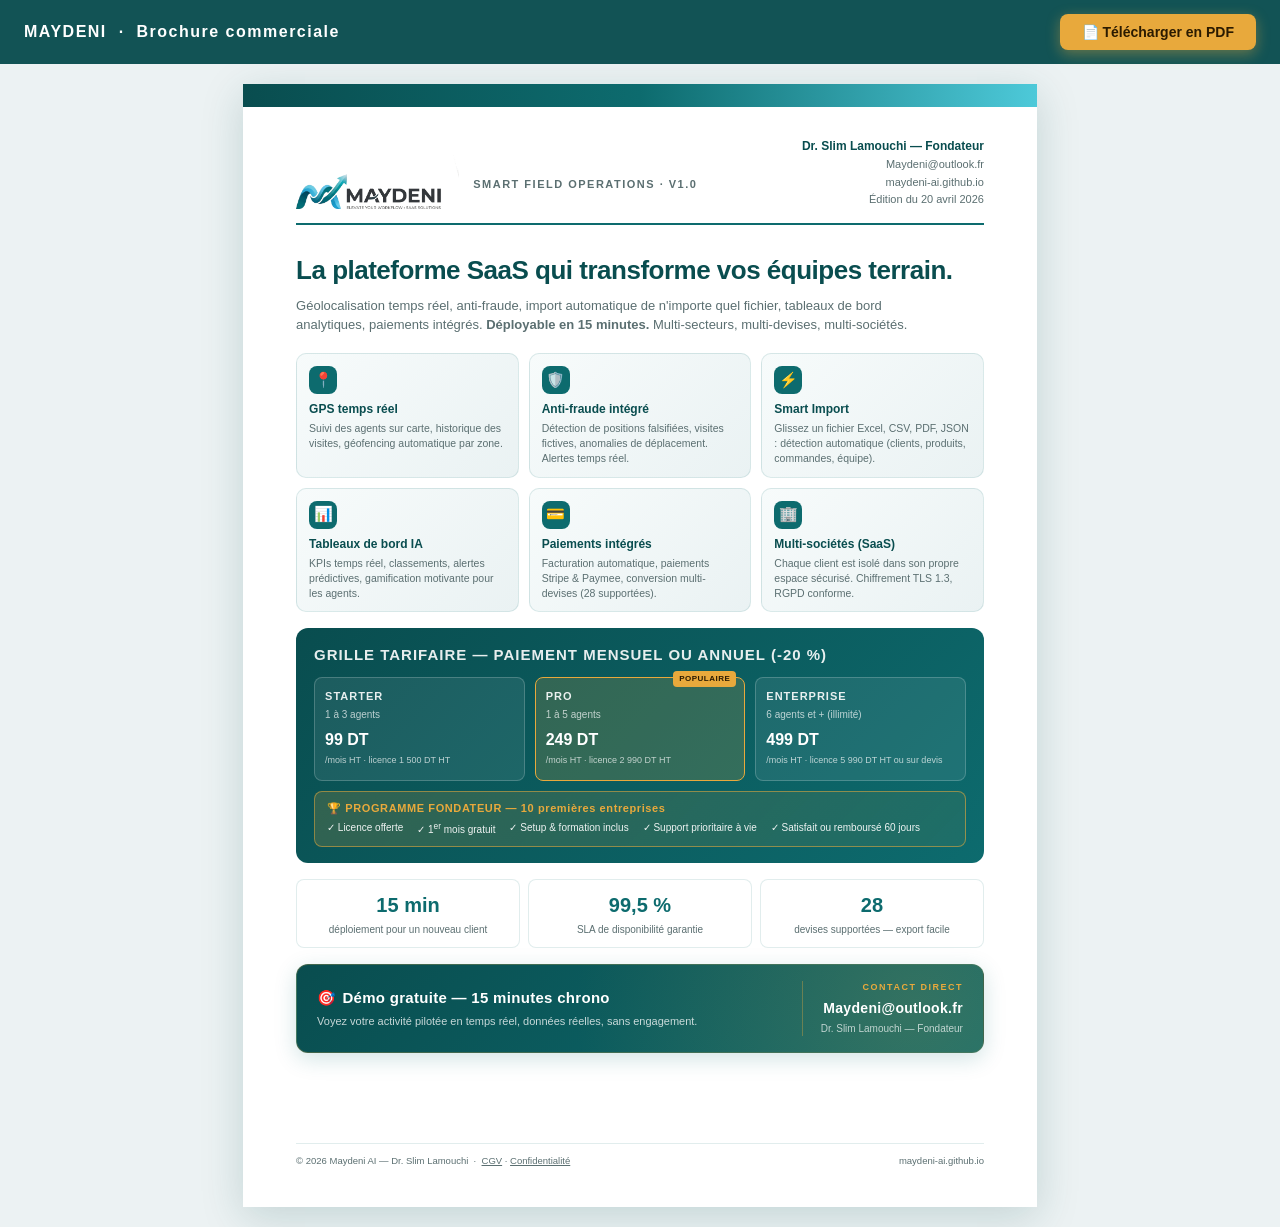
<file: commercial.html>
<!DOCTYPE html>
<html lang="fr">
<head>
<meta charset="UTF-8">
<meta name="viewport" content="width=device-width, initial-scale=1.0">
<title>Maydeni AI — Brochure commerciale</title>
<meta name="description" content="Maydeni AI — Plateforme SaaS de supervision terrain intelligente. GPS temps réel, anti-fraude, IA prédictive, import automatique.">
<link rel="icon" type="image/png" sizes="48x48" href="img/logo-icon-48.png">
<style>
  :root {
    --primary: #0D6B6E;
    --primary-light: #1B9EA1;
    --primary-dark: #094D4F;
    --accent: #4DC9D9;
    --gold: #E8A93C;
    --ink: #0F1E1F;
    --muted: #5B6F71;
    --surface: #FFFFFF;
    --border: rgba(13,107,110,0.12);
  }
  * { box-sizing: border-box; margin: 0; padding: 0; }
  body {
    font-family: -apple-system, BlinkMacSystemFont, "Segoe UI", Roboto, "Helvetica Neue", Arial, sans-serif;
    color: var(--ink);
    background: #ECF2F3;
    line-height: 1.5;
    -webkit-font-smoothing: antialiased;
  }

  /* Print toolbar (hidden when printing) */
  .toolbar {
    position: sticky;
    top: 0;
    z-index: 50;
    background: rgba(9, 77, 79, 0.96);
    backdrop-filter: blur(8px);
    padding: 14px 24px;
    display: flex;
    justify-content: space-between;
    align-items: center;
    color: #fff;
  }
  .toolbar-left { font-weight: 700; letter-spacing: 1.5px; }
  .toolbar-btn {
    background: var(--gold);
    color: #2B1B00;
    border: none;
    padding: 10px 22px;
    border-radius: 8px;
    font-weight: 700;
    font-size: 14px;
    cursor: pointer;
    box-shadow: 0 4px 14px rgba(232,169,60,0.4);
    transition: transform 0.15s;
  }
  .toolbar-btn:hover { transform: translateY(-2px); }

  /* Page A4 */
  .sheet {
    width: 210mm;
    min-height: 297mm;
    margin: 20px auto;
    background: var(--surface);
    box-shadow: 0 10px 40px rgba(9,77,79,0.18);
    padding: 14mm 14mm 10mm;
    display: flex;
    flex-direction: column;
    position: relative;
    overflow: hidden;
  }
  .sheet::before {
    content: '';
    position: absolute;
    top: 0; left: 0; right: 0;
    height: 6mm;
    background: linear-gradient(90deg, var(--primary-dark), var(--primary), var(--accent));
  }

  /* Header */
  .header {
    display: flex;
    justify-content: space-between;
    align-items: flex-end;
    padding-bottom: 14px;
    border-bottom: 2px solid var(--primary);
    margin-bottom: 16px;
  }
  .brand-block { display: flex; align-items: center; gap: 14px; }
  .logo-img {
    height: 54px;
    width: auto;
    display: block;
  }
  .brand-tag { font-size: 11px; color: var(--muted); letter-spacing: 1.5px; text-transform: uppercase; margin-top: 4px; font-weight: 600; }
  .header-right { text-align: right; font-size: 11px; color: var(--muted); line-height: 1.6; }
  .header-right strong { color: var(--primary-dark); font-size: 12px; }

  /* Hero */
  .hero {
    margin-top: 10px;
    margin-bottom: 18px;
  }
  .hero h1 {
    font-size: 26px;
    color: var(--primary-dark);
    font-weight: 800;
    letter-spacing: -0.5px;
    margin-bottom: 6px;
  }
  .hero p {
    font-size: 13px;
    color: var(--muted);
    max-width: 92%;
  }

  /* Features grid */
  .features {
    display: grid;
    grid-template-columns: repeat(3, 1fr);
    gap: 10px;
    margin-bottom: 16px;
  }
  .feature {
    background: linear-gradient(135deg, #F7FBFB, #EAF2F3);
    border: 1px solid var(--border);
    border-radius: 10px;
    padding: 12px 12px 10px;
  }
  .feature-icon {
    width: 28px; height: 28px;
    border-radius: 8px;
    background: var(--primary);
    color: #fff;
    display: flex;
    align-items: center;
    justify-content: center;
    font-size: 15px;
    margin-bottom: 6px;
  }
  .feature-title {
    font-size: 12px;
    font-weight: 700;
    color: var(--primary-dark);
    margin-bottom: 3px;
  }
  .feature-desc { font-size: 10.5px; color: var(--muted); line-height: 1.45; }

  /* Pricing */
  .pricing-section {
    background: linear-gradient(135deg, var(--primary-dark), var(--primary));
    color: #fff;
    border-radius: 12px;
    padding: 16px 18px;
    margin-bottom: 16px;
  }
  .pricing-section h2 {
    font-size: 15px;
    margin-bottom: 10px;
    letter-spacing: 1px;
    text-transform: uppercase;
    color: rgba(255,255,255,0.9);
  }
  .plans {
    display: grid;
    grid-template-columns: repeat(3, 1fr);
    gap: 10px;
  }
  .plan {
    background: rgba(255,255,255,0.08);
    border: 1px solid rgba(255,255,255,0.2);
    border-radius: 8px;
    padding: 10px 10px 12px;
    position: relative;
  }
  .plan.popular {
    background: rgba(232,169,60,0.18);
    border: 1.5px solid var(--gold);
  }
  .plan-tag {
    position: absolute;
    top: -7px; right: 8px;
    background: var(--gold);
    color: #2B1B00;
    font-size: 8px;
    font-weight: 800;
    padding: 2px 6px;
    border-radius: 4px;
    letter-spacing: 0.5px;
  }
  .plan-name { font-size: 11px; font-weight: 700; letter-spacing: 1px; text-transform: uppercase; margin-bottom: 3px; opacity: 0.9; }
  .plan-agents { font-size: 10px; opacity: 0.7; margin-bottom: 6px; }
  .plan-price { font-size: 16px; font-weight: 800; }
  .plan-price small { font-size: 9px; font-weight: 500; opacity: 0.7; display: block; margin-top: 2px; }

  /* Programme Fondateur (rareté commerciale pour le PDF) */
  .founder-box {
    margin-top: 10px;
    background: linear-gradient(135deg, rgba(232,169,60,0.18), rgba(232,169,60,0.08));
    border: 1px solid rgba(232,169,60,0.55);
    border-radius: 8px;
    padding: 8px 12px;
  }
  .founder-box-title {
    font-size: 11px; font-weight: 800; color: var(--gold);
    letter-spacing: 0.6px; margin-bottom: 4px;
  }
  .founder-box-perks {
    display: flex; flex-wrap: wrap; gap: 4px 14px;
    font-size: 10px; color: rgba(255,255,255,0.92); font-weight: 500;
  }

  /* Value props (3 cards) */
  .value-props {
    display: grid;
    grid-template-columns: repeat(3, 1fr);
    gap: 8px;
    margin-bottom: 16px;
  }
  .vp {
    text-align: center;
    padding: 10px 8px;
    border: 1px solid var(--border);
    border-radius: 8px;
    background: #fff;
  }
  .vp-num { font-size: 20px; font-weight: 900; color: var(--primary); }
  .vp-label { font-size: 10px; color: var(--muted); margin-top: 2px; }

  /* CTA / Contact — harmonisé avec le reste de la charte */
  .cta {
    background: linear-gradient(135deg, var(--primary-dark), var(--primary));
    color: #fff;
    border-radius: 12px;
    padding: 16px 20px;
    display: grid;
    grid-template-columns: 1fr auto;
    gap: 18px;
    align-items: center;
    margin-bottom: 14px;
    border: 1px solid rgba(232,169,60,0.25);
    box-shadow: 0 6px 22px rgba(13,107,110,0.18);
    position: relative;
    overflow: hidden;
  }
  .cta::before {
    content: '';
    position: absolute;
    inset: 0;
    background: radial-gradient(circle at 90% 50%, rgba(232,169,60,0.18), transparent 55%);
    pointer-events: none;
  }
  .cta-content { position: relative; z-index: 1; }
  .cta-title {
    font-size: 15px;
    font-weight: 800;
    letter-spacing: 0.3px;
    margin-bottom: 4px;
    color: #fff;
  }
  .cta-title .cta-icon {
    display: inline-block;
    color: var(--gold);
    margin-right: 6px;
  }
  .cta-sub { font-size: 11px; opacity: 0.85; color: rgba(255,255,255,0.9); }
  .cta-right {
    position: relative;
    z-index: 1;
    text-align: right;
    padding-left: 18px;
    border-left: 1px solid rgba(232,169,60,0.35);
  }
  .cta-label {
    font-size: 9px;
    text-transform: uppercase;
    letter-spacing: 1.5px;
    color: var(--gold);
    font-weight: 700;
    margin-bottom: 4px;
  }
  .cta-contact {
    font-weight: 700;
    font-size: 14px;
    color: #fff;
    letter-spacing: 0.3px;
  }
  .cta-contact-sub {
    font-size: 10px;
    color: rgba(255,255,255,0.7);
    margin-top: 2px;
  }

  /* Footer */
  .footer {
    margin-top: auto;
    padding-top: 10px;
    border-top: 1px solid var(--border);
    font-size: 9.5px;
    color: var(--muted);
    display: flex;
    justify-content: space-between;
    align-items: center;
  }

  @media print {
    body { background: #fff; }
    .toolbar { display: none; }
    .sheet { box-shadow: none; margin: 0; width: 210mm; min-height: 297mm; }
    @page { size: A4; margin: 0; }
  }

  @media (max-width: 820px) {
    .sheet { width: 100%; min-height: auto; padding: 6mm 5mm; }
    .features, .plans, .value-props { grid-template-columns: 1fr 1fr; }
    .hero h1 { font-size: 22px; }
    .cta { flex-direction: column; align-items: flex-start; gap: 8px; }
    .cta-right { text-align: left; }
  }
</style>
</head>
<body>

<nav class="toolbar">
  <div class="toolbar-left">MAYDENI &nbsp;·&nbsp; Brochure commerciale</div>
  <button class="toolbar-btn" onclick="window.print()">📄 Télécharger en PDF</button>
</nav>

<article class="sheet">

  <header class="header">
    <div class="brand-block">
      <img src="img/logo-full.png" alt="Maydeni AI" class="logo-img">
      <div>
        <div class="brand-tag">Smart Field Operations · v1.0</div>
      </div>
    </div>
    <div class="header-right">
      <strong>Dr. Slim Lamouchi — Fondateur</strong><br>
      Maydeni@outlook.fr<br>
      maydeni-ai.github.io<br>
      Édition du 20 avril 2026
    </div>
  </header>

  <section class="hero">
    <h1>La plateforme SaaS qui transforme vos équipes terrain.</h1>
    <p>Géolocalisation temps réel, anti-fraude, import automatique de n'importe quel fichier, tableaux de bord analytiques, paiements intégrés. <strong>Déployable en 15 minutes.</strong> Multi-secteurs, multi-devises, multi-sociétés.</p>
  </section>

  <!-- 6 FEATURES -->
  <section class="features">
    <div class="feature">
      <div class="feature-icon">📍</div>
      <div class="feature-title">GPS temps réel</div>
      <div class="feature-desc">Suivi des agents sur carte, historique des visites, géofencing automatique par zone.</div>
    </div>
    <div class="feature">
      <div class="feature-icon">🛡️</div>
      <div class="feature-title">Anti-fraude intégré</div>
      <div class="feature-desc">Détection de positions falsifiées, visites fictives, anomalies de déplacement. Alertes temps réel.</div>
    </div>
    <div class="feature">
      <div class="feature-icon">⚡</div>
      <div class="feature-title">Smart Import</div>
      <div class="feature-desc">Glissez un fichier Excel, CSV, PDF, JSON : détection automatique (clients, produits, commandes, équipe).</div>
    </div>
    <div class="feature">
      <div class="feature-icon">📊</div>
      <div class="feature-title">Tableaux de bord IA</div>
      <div class="feature-desc">KPIs temps réel, classements, alertes prédictives, gamification motivante pour les agents.</div>
    </div>
    <div class="feature">
      <div class="feature-icon">💳</div>
      <div class="feature-title">Paiements intégrés</div>
      <div class="feature-desc">Facturation automatique, paiements Stripe &amp; Paymee, conversion multi-devises (28 supportées).</div>
    </div>
    <div class="feature">
      <div class="feature-icon">🏢</div>
      <div class="feature-title">Multi-sociétés (SaaS)</div>
      <div class="feature-desc">Chaque client est isolé dans son propre espace sécurisé. Chiffrement TLS 1.3, RGPD conforme.</div>
    </div>
  </section>

  <!-- PRICING -->
  <section class="pricing-section">
    <h2>Grille tarifaire — paiement mensuel ou annuel (-20 %)</h2>
    <div class="plans">
      <div class="plan">
        <div class="plan-name">Starter</div>
        <div class="plan-agents">1 à 3 agents</div>
        <div class="plan-price">99 DT<small>/mois HT · licence 1 500 DT HT</small></div>
      </div>
      <div class="plan popular">
        <div class="plan-tag">POPULAIRE</div>
        <div class="plan-name">Pro</div>
        <div class="plan-agents">1 à 5 agents</div>
        <div class="plan-price">249 DT<small>/mois HT · licence 2 990 DT HT</small></div>
      </div>
      <div class="plan">
        <div class="plan-name">Enterprise</div>
        <div class="plan-agents">6 agents et + (illimité)</div>
        <div class="plan-price">499 DT<small>/mois HT · licence 5 990 DT HT ou sur devis</small></div>
      </div>
    </div>
    <div class="founder-box">
      <div class="founder-box-title">🏆 PROGRAMME FONDATEUR — 10 premières entreprises</div>
      <div class="founder-box-perks">
        <span>✓ Licence offerte</span>
        <span>✓ 1<sup>er</sup> mois gratuit</span>
        <span>✓ Setup &amp; formation inclus</span>
        <span>✓ Support prioritaire à vie</span>
        <span>✓ Satisfait ou remboursé 60 jours</span>
      </div>
    </div>
  </section>

  <!-- VALUE PROPS -->
  <section class="value-props">
    <div class="vp">
      <div class="vp-num">15 min</div>
      <div class="vp-label">déploiement pour un nouveau client</div>
    </div>
    <div class="vp">
      <div class="vp-num">99,5 %</div>
      <div class="vp-label">SLA de disponibilité garantie</div>
    </div>
    <div class="vp">
      <div class="vp-num">28</div>
      <div class="vp-label">devises supportées — export facile</div>
    </div>
  </section>

  <!-- CTA -->
  <section class="cta">
    <div class="cta-content">
      <div class="cta-title"><span class="cta-icon">🎯</span>Démo gratuite — 15 minutes chrono</div>
      <div class="cta-sub">Voyez votre activité pilotée en temps réel, données réelles, sans engagement.</div>
    </div>
    <div class="cta-right">
      <div class="cta-label">Contact direct</div>
      <div class="cta-contact">Maydeni@outlook.fr</div>
      <div class="cta-contact-sub">Dr. Slim Lamouchi — Fondateur</div>
    </div>
  </section>

  <footer class="footer">
    <div>© 2026 Maydeni AI — Dr. Slim Lamouchi &nbsp;·&nbsp; <a href="./legal/cgv.html" style="color:var(--muted)">CGV</a> · <a href="./legal/confidentialite.html" style="color:var(--muted)">Confidentialité</a></div>
    <div>maydeni-ai.github.io</div>
  </footer>

</article>

<script>
  // Auto-print if ?print=1
  if (new URLSearchParams(location.search).get('print') === '1') {
    window.addEventListener('load', () => setTimeout(() => window.print(), 500));
  }
</script>
</body>
</html>
</file>
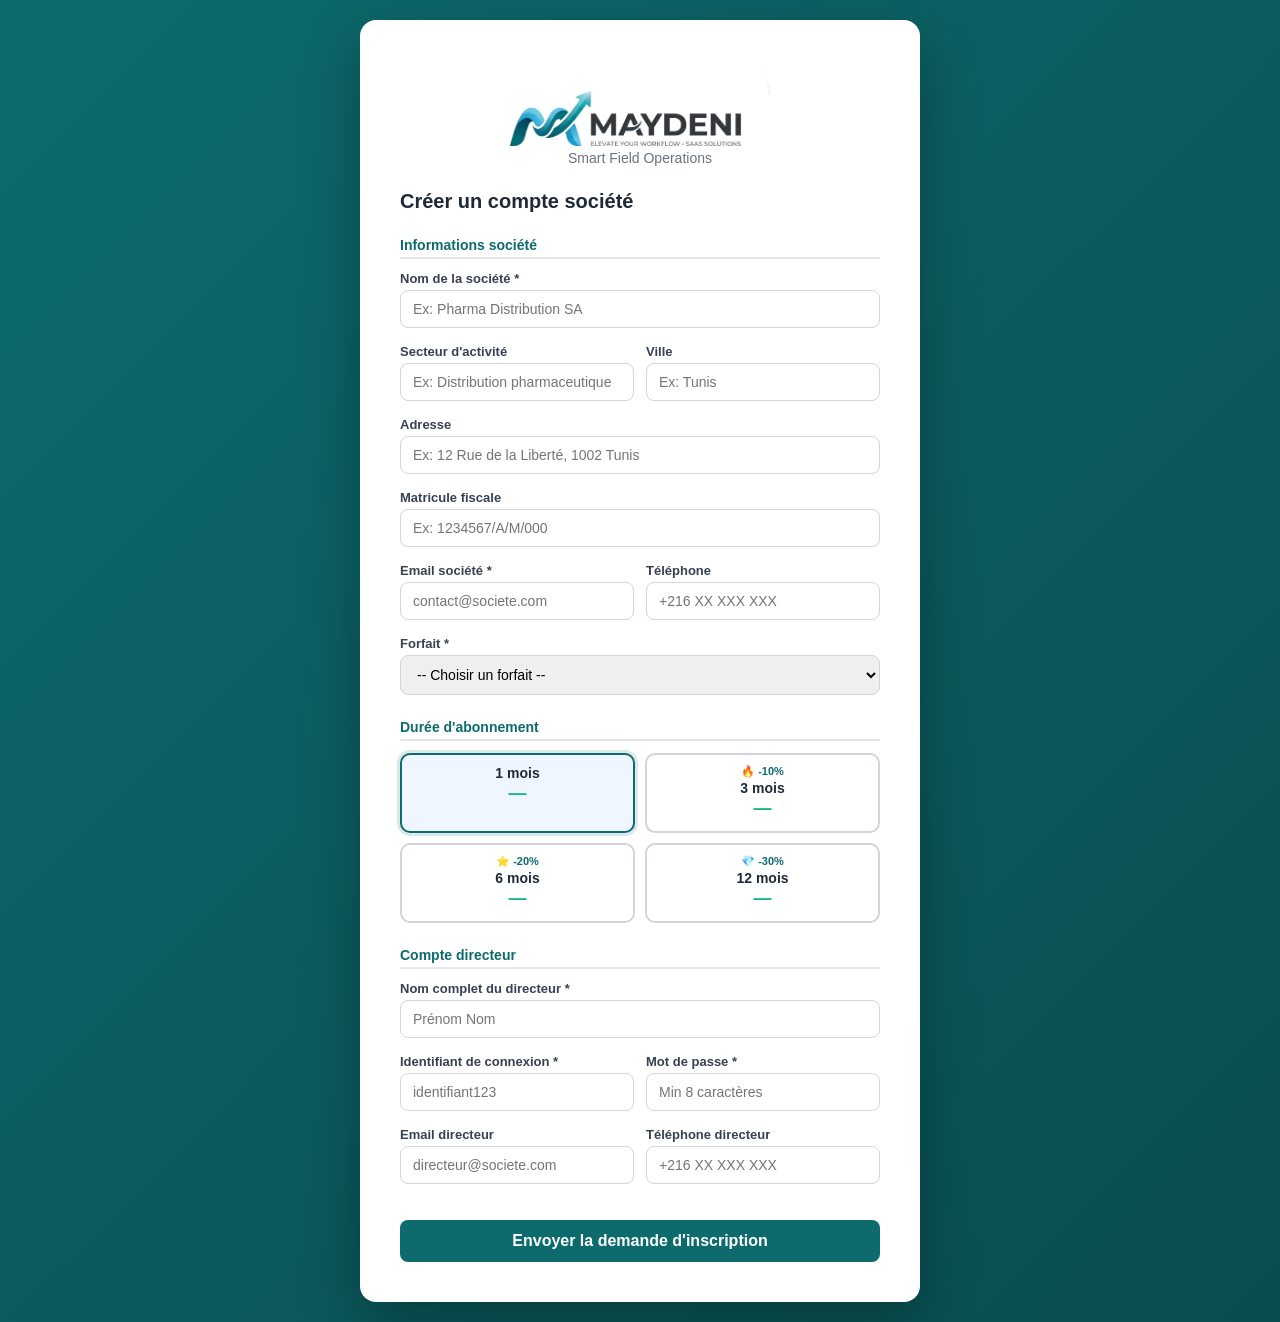
<file: register.html>
<!DOCTYPE html>
<html lang="fr">
<head>
    <meta charset="UTF-8">
    <meta name="viewport" content="width=device-width, initial-scale=1.0">
    <title>Maydeni AI — Inscription</title>
    <style>
        * { margin:0; padding:0; box-sizing:border-box; }
        body { font-family: -apple-system, BlinkMacSystemFont, 'Segoe UI', sans-serif; background: linear-gradient(135deg, #0D6B6E 0%, #094D4F 100%); min-height:100vh; display:flex; align-items:center; justify-content:center; padding:20px; }
        .register-card { background:#FFF; border-radius:16px; padding:40px; max-width:560px; width:100%; box-shadow:0 20px 60px rgba(0,0,0,0.3); }
        .logo { text-align:center; margin-bottom:24px; }
        .logo h1 { font-size:28px; color:#0D6B6E; font-weight:900; }
        .logo p { color:#6B7280; font-size:14px; margin-top:4px; }
        h2 { color:#1F2937; margin-bottom:20px; font-size:20px; }
        .form-group { margin-bottom:16px; }
        .form-group label { display:block; font-size:13px; font-weight:600; color:#374151; margin-bottom:4px; }
        .form-group input, .form-group select { width:100%; padding:10px 12px; border:1px solid #D1D5DB; border-radius:8px; font-size:14px; }
        .form-group input:focus, .form-group select:focus { outline:none; border-color:#0D6B6E; box-shadow:0 0 0 3px rgba(13,107,110,0.1); }
        .form-row { display:flex; gap:12px; }
        .form-row .form-group { flex:1; }
        .section-title { font-size:14px; font-weight:700; color:#0D6B6E; margin:24px 0 12px; padding-bottom:4px; border-bottom:2px solid #E5E7EB; }
        .btn-submit { width:100%; padding:12px; background:#0D6B6E; color:#FFF; border:none; border-radius:8px; font-size:16px; font-weight:600; cursor:pointer; margin-top:20px; }
        .btn-submit:hover { background:#003d7a; }
        .btn-submit:disabled { background:#9CA3AF; cursor:not-allowed; }
        .msg { padding:12px; border-radius:8px; margin-top:16px; font-size:14px; display:none; }
        .msg.success { display:block; background:#D1FAE5; color:#065F46; border:1px solid #6EE7B7; }
        .msg.error { display:block; background:#FEE2E2; color:#991B1B; border:1px solid #FCA5A5; }
        .login-link { text-align:center; margin-top:20px; }
        .login-link a { color:#0D6B6E; text-decoration:none; font-weight:600; }
        /* Payment success box */
        .payment-box { display:none; background:#FFF; border-radius:16px; padding:32px; max-width:560px; width:100%; box-shadow:0 20px 60px rgba(0,0,0,0.3); }
        /* Billing period picker */
        .billing-opt { cursor:pointer;border:2px solid #D1D5DB;border-radius:10px;padding:10px;text-align:center;background:#FFF;transition:all .2s; }
        .billing-opt.selected { border-color:#0D6B6E;background:#EFF6FF;box-shadow:0 0 0 3px rgba(13,107,110,0.15); }
        .billing-opt:hover { border-color:#0D6B6E; }
        .bo-badge { font-size:11px;font-weight:700;color:#0D6B6E;margin-bottom:2px; }
        .bo-label { font-weight:700;font-size:14px;color:#1F2937; }
        .bo-price { font-size:18px;font-weight:900;color:#10B981;margin:2px 0; }
        .bo-old { font-size:11px;color:#9CA3AF;text-decoration:line-through; }
    </style>
</head>
<body>
    <!-- REGISTRATION FORM -->
    <div class="register-card" id="register-card">
        <div class="logo">
            <img src="img/logo-full.png" alt="Maydeni AI" style="width:260px;height:auto;margin:0 auto;display:block;">
            <p>Smart Field Operations</p>
        </div>
        <h2>Créer un compte société</h2>
        <form id="register-form" onsubmit="return submitRegistration(event)" autocomplete="off">
            <div class="section-title">Informations société</div>
            <div class="form-group">
                <label>Nom de la société *</label>
                <input type="text" id="company_name" required minlength="2" placeholder="Ex: Pharma Distribution SA">
            </div>
            <div class="form-row">
                <div class="form-group">
                    <label>Secteur d'activité</label>
                    <input type="text" id="industry" placeholder="Ex: Distribution pharmaceutique">
                </div>
                <div class="form-group">
                    <label>Ville</label>
                    <input type="text" id="city" placeholder="Ex: Tunis">
                </div>
            </div>
            <div class="form-group">
                <label>Adresse</label>
                <input type="text" id="address" placeholder="Ex: 12 Rue de la Liberté, 1002 Tunis">
            </div>
            <div class="form-group">
                <label>Matricule fiscale</label>
                <input type="text" id="matricule_fiscale" placeholder="Ex: 1234567/A/M/000" maxlength="50">
            </div>
            <div class="form-row">
                <div class="form-group">
                    <label>Email société *</label>
                    <input type="email" id="email" required placeholder="contact@societe.com">
                </div>
                <div class="form-group">
                    <label>Téléphone</label>
                    <input type="tel" id="phone" placeholder="+216 XX XXX XXX">
                </div>
            </div>
            <div class="form-group">
                <label>Forfait *</label>
                <select id="plan_id" required>
                    <option value="">-- Choisir un forfait --</option>
                </select>
            </div>

            <div class="section-title">Durée d'abonnement</div>
            <div id="billing-picker" style="display:grid;grid-template-columns:repeat(2,1fr);gap:10px;margin-bottom:16px;">
                <label class="billing-opt selected" onclick="selectBilling(this,1)">
                    <input type="radio" name="reg_billing" value="1" checked style="display:none;">
                    <div class="bo-label">1 mois</div>
                    <div class="bo-price" id="bp-1">—</div>
                </label>
                <label class="billing-opt" onclick="selectBilling(this,3)">
                    <input type="radio" name="reg_billing" value="3" style="display:none;">
                    <div class="bo-badge">🔥 -10%</div>
                    <div class="bo-label">3 mois</div>
                    <div class="bo-price" id="bp-3">—</div>
                    <div class="bo-old" id="bp-3-old"></div>
                </label>
                <label class="billing-opt" onclick="selectBilling(this,6)">
                    <input type="radio" name="reg_billing" value="6" style="display:none;">
                    <div class="bo-badge">⭐ -20%</div>
                    <div class="bo-label">6 mois</div>
                    <div class="bo-price" id="bp-6">—</div>
                    <div class="bo-old" id="bp-6-old"></div>
                </label>
                <label class="billing-opt" onclick="selectBilling(this,12)">
                    <input type="radio" name="reg_billing" value="12" style="display:none;">
                    <div class="bo-badge">💎 -30%</div>
                    <div class="bo-label">12 mois</div>
                    <div class="bo-price" id="bp-12">—</div>
                    <div class="bo-old" id="bp-12-old"></div>
                </label>
            </div>

            <div class="section-title">Compte directeur</div>
            <div class="form-group">
                <label>Nom complet du directeur *</label>
                <input type="text" id="director_name" required minlength="2" placeholder="Prénom Nom">
            </div>
            <div class="form-row">
                <div class="form-group">
                    <label>Identifiant de connexion *</label>
                    <input type="text" id="director_username" required minlength="3" placeholder="identifiant123" autocomplete="new-username" data-lpignore="true" data-form-type="other">
                </div>
                <div class="form-group">
                    <label>Mot de passe *</label>
                    <input type="password" id="director_password" required minlength="8" placeholder="Min 8 caractères" autocomplete="new-password" data-lpignore="true" data-form-type="other">
                </div>
            </div>
            <div class="form-row">
                <div class="form-group">
                    <label>Email directeur</label>
                    <input type="email" id="director_email" placeholder="directeur@societe.com">
                </div>
                <div class="form-group">
                    <label>Téléphone directeur</label>
                    <input type="tel" id="director_phone" placeholder="+216 XX XXX XXX">
                </div>
            </div>

            <button type="submit" class="btn-submit" id="btn-submit">Envoyer la demande d'inscription</button>
        </form>
        <div id="msg" class="msg"></div>
    </div>

    <!-- PAYMENT BOX — shown after successful registration -->
    <div class="payment-box" id="payment-box">
        <div style="text-align:center;">
            <div style="font-size:48px;margin-bottom:8px;">🎉</div>
            <h2 style="color:#0D6B6E;margin-bottom:4px;">Inscription envoyée !</h2>
        </div>

        <!-- Amount + ref -->
        <div style="background:linear-gradient(135deg,#0D6B6E,#094D4F);border-radius:14px;padding:24px;margin:16px 0;text-align:center;color:#FFF;">
            <p style="font-size:13px;opacity:0.8;margin-bottom:4px;">Montant à payer</p>
            <p style="font-size:36px;font-weight:900;margin:4px 0;" id="pay-amount-big">—</p>
            <p style="font-size:12px;opacity:0.7;">Réf: <span id="pay-ref" style="font-family:monospace;font-weight:600;">—</span></p>
        </div>

        <!-- ★ FLOUCI — primary method, ultra simple -->
        <div style="background:#F0FDF4;border:3px solid #10B981;border-radius:14px;padding:20px;margin-bottom:16px;">
            <div style="display:flex;align-items:center;gap:10px;margin-bottom:14px;">
                <div style="font-size:32px;">📱</div>
                <div>
                    <div style="font-weight:800;font-size:17px;color:#065F46;">Payez en 30 secondes via Flouci</div>
                    <div style="font-size:12px;color:#10B981;font-weight:600;">⚡ Le plus rapide — Activation sous 24h</div>
                </div>
            </div>

            <!-- Step 1: Copy phone -->
            <div style="display:flex;align-items:center;gap:10px;background:#FFF;border-radius:10px;padding:12px;margin-bottom:10px;border:1px solid #D1FAE5;">
                <div style="background:#10B981;color:#FFF;border-radius:50%;width:28px;height:28px;display:flex;align-items:center;justify-content:center;font-weight:700;font-size:13px;flex-shrink:0;">1</div>
                <div style="flex:1;">
                    <div style="font-size:12px;color:#6B7280;">Envoyez à ce numéro :</div>
                    <div style="font-size:18px;font-weight:900;color:#0D6B6E;font-family:monospace;" id="flouci-phone">—</div>
                </div>
                <button onclick="event.stopPropagation();copyBtn(this, document.getElementById('flouci-phone').textContent)" style="background:#0D6B6E;color:#FFF;border:none;border-radius:8px;padding:8px 14px;font-size:13px;font-weight:600;cursor:pointer;white-space:nowrap;">📋 Copier</button>
            </div>

            <!-- Step 2: Amount -->
            <div style="display:flex;align-items:center;gap:10px;background:#FFF;border-radius:10px;padding:12px;margin-bottom:10px;border:1px solid #D1FAE5;">
                <div style="background:#10B981;color:#FFF;border-radius:50%;width:28px;height:28px;display:flex;align-items:center;justify-content:center;font-weight:700;font-size:13px;flex-shrink:0;">2</div>
                <div style="flex:1;">
                    <div style="font-size:12px;color:#6B7280;">Montant exact :</div>
                    <div style="font-size:18px;font-weight:900;color:#10B981;" id="flouci-amount">—</div>
                </div>
                <button onclick="event.stopPropagation();copyBtn(this, document.getElementById('flouci-amount').textContent.replace(' DT',''))" style="background:#10B981;color:#FFF;border:none;border-radius:8px;padding:8px 14px;font-size:13px;font-weight:600;cursor:pointer;white-space:nowrap;">📋 Copier</button>
            </div>

            <!-- Step 3: Ref -->
            <div style="display:flex;align-items:center;gap:10px;background:#FFF;border-radius:10px;padding:12px;margin-bottom:14px;border:1px solid #D1FAE5;">
                <div style="background:#10B981;color:#FFF;border-radius:50%;width:28px;height:28px;display:flex;align-items:center;justify-content:center;font-weight:700;font-size:13px;flex-shrink:0;">3</div>
                <div style="flex:1;">
                    <div style="font-size:12px;color:#6B7280;">Dans la note/motif :</div>
                    <div style="font-size:15px;font-weight:700;color:#0D6B6E;font-family:monospace;" id="flouci-ref">—</div>
                </div>
                <button onclick="event.stopPropagation();copyBtn(this, document.getElementById('flouci-ref').textContent)" style="background:#6B7280;color:#FFF;border:none;border-radius:8px;padding:8px 14px;font-size:13px;font-weight:600;cursor:pointer;white-space:nowrap;">📋 Copier</button>
            </div>

            <!-- Big CTA button -->
            <button onclick="window.open('https://flouci.page.link','_blank')" style="width:100%;padding:14px;background:linear-gradient(135deg,#10B981,#059669);color:#FFF;border:none;border-radius:10px;font-size:16px;font-weight:700;cursor:pointer;box-shadow:0 4px 12px rgba(16,185,129,0.3);">
                📱 Ouvrir Flouci et Envoyer
            </button>
            <p style="font-size:11px;color:#6B7280;text-align:center;margin-top:6px;">Vous n'avez pas Flouci ? <a href="https://onelink.to/flouci" target="_blank" style="color:#0D6B6E;font-weight:600;">Téléchargez l'app gratuitement</a></p>
        </div>

        <!-- Other methods (collapsed) -->
        <details style="margin-bottom:12px;">
            <summary style="cursor:pointer;font-size:14px;color:#6B7280;font-weight:600;padding:8px 0;">
                📮 Autres méthodes de paiement
            </summary>
            <div style="padding-top:12px;">
                <!-- D17 -->
                <div style="border:1px solid #E5E7EB;border-radius:10px;padding:14px;margin-bottom:10px;">
                    <div style="font-weight:700;font-size:14px;margin-bottom:6px;">📮 D17 (La Poste Tunisienne)</div>
                    <p style="font-size:13px;color:#374151;">
                        Envoyez <strong id="d17-amount">—</strong> au numéro <strong id="d17-phone" style="color:#0D6B6E;">—</strong>
                        <button onclick="copyBtn(this, document.getElementById('d17-phone').textContent)" style="background:none;border:none;cursor:pointer;font-size:14px;vertical-align:middle;">📋</button>
                    </p>
                </div>
                <!-- Virement -->
                <div style="border:1px solid #E5E7EB;border-radius:10px;padding:14px;">
                    <div style="font-weight:700;font-size:14px;margin-bottom:6px;">🏦 Virement bancaire</div>
                    <div style="font-size:13px;color:#374151;line-height:1.8;">
                        <div><strong>IBAN :</strong> <span id="vir-iban" style="font-family:monospace;color:#0D6B6E;">—</span>
                            <button onclick="copyBtn(this, document.getElementById('vir-iban').textContent.replace(/\s/g,''))" style="background:none;border:none;cursor:pointer;font-size:14px;vertical-align:middle;">📋</button></div>
                        <div><strong>Bénéficiaire :</strong> <span id="vir-benef">—</span></div>
                        <div><strong>Banque :</strong> <span id="vir-bank">—</span></div>
                        <div><strong>SWIFT :</strong> <span id="vir-swift">—</span></div>
                        <div><strong>Motif :</strong> <span id="vir-ref" style="font-family:monospace;color:#0D6B6E;">—</span></div>
                    </div>
                </div>
            </div>
        </details>

        <!-- After payment notice -->
        <div style="background:#FFFBEB;border:1px solid #FDE68A;border-radius:10px;padding:14px;">
            <p style="font-size:13px;color:#92400E;margin:0;">
                <strong>⏱ Après votre envoi :</strong> Votre compte sera activé sous <strong>24h max</strong>. Vous recevrez un email avec vos identifiants et liens de téléchargement.
            </p>
        </div>

        <!-- ═══ ONBOARDING: Upload data files ═══ -->
        <div style="margin-top:20px;border-top:2px solid #E5E7EB;padding-top:20px;">
            <div style="display:flex;align-items:center;gap:10px;margin-bottom:16px;">
                <div style="font-size:32px;">📊</div>
                <div>
                    <h3 style="margin:0;color:#1F2937;font-size:17px;">Envoyez vos données maintenant !</h3>
                    <p style="margin:2px 0 0;font-size:13px;color:#6B7280;">Vos prospects, produits et commandes seront prêts dès l'activation</p>
                </div>
            </div>

            <div style="background:#EFF6FF;border:1px solid #BFDBFE;border-radius:10px;padding:16px;margin-bottom:16px;">
                <p style="margin:0;font-size:13px;color:#1E40AF;">
                    <strong>💡 Astuce :</strong> Envoyez vos fichiers Excel (.xlsx) ou CSV maintenant. Nous importerons automatiquement vos données pour que tout soit en place quand votre compte sera activé !
                </p>
            </div>

            <form id="onboarding-form" onsubmit="return submitOnboarding(event)" enctype="multipart/form-data">
                <!-- Prospects file -->
                <div style="border:1px solid #E5E7EB;border-radius:10px;padding:14px;margin-bottom:10px;">
                    <label style="display:flex;align-items:center;gap:10px;cursor:pointer;">
                        <div style="background:#0D6B6E;color:#FFF;border-radius:50%;width:32px;height:32px;display:flex;align-items:center;justify-content:center;font-size:16px;flex-shrink:0;">📋</div>
                        <div style="flex:1;">
                            <div style="font-weight:700;font-size:14px;color:#1F2937;">Liste des Prospects / Clients</div>
                            <div style="font-size:12px;color:#6B7280;">Colonnes : nom, type, ville, téléphone, email, spécialité...</div>
                        </div>
                    </label>
                    <input type="file" id="file-prospects" accept=".xlsx,.xls,.csv" style="margin-top:8px;font-size:13px;width:100%;">
                    <div id="status-prospects" style="font-size:12px;margin-top:4px;display:none;"></div>
                </div>

                <!-- Products file -->
                <div style="border:1px solid #E5E7EB;border-radius:10px;padding:14px;margin-bottom:10px;">
                    <label style="display:flex;align-items:center;gap:10px;cursor:pointer;">
                        <div style="background:#10B981;color:#FFF;border-radius:50%;width:32px;height:32px;display:flex;align-items:center;justify-content:center;font-size:16px;flex-shrink:0;">📦</div>
                        <div style="flex:1;">
                            <div style="font-weight:700;font-size:14px;color:#1F2937;">Liste des Produits</div>
                            <div style="font-size:12px;color:#6B7280;">Colonnes : nom, catégorie, prix, référence...</div>
                        </div>
                    </label>
                    <input type="file" id="file-products" accept=".xlsx,.xls,.csv" style="margin-top:8px;font-size:13px;width:100%;">
                    <div id="status-products" style="font-size:12px;margin-top:4px;display:none;"></div>
                </div>

                <!-- Orders file -->
                <div style="border:1px solid #E5E7EB;border-radius:10px;padding:14px;margin-bottom:14px;">
                    <label style="display:flex;align-items:center;gap:10px;cursor:pointer;">
                        <div style="background:#F59E0B;color:#FFF;border-radius:50%;width:32px;height:32px;display:flex;align-items:center;justify-content:center;font-size:16px;flex-shrink:0;">🧾</div>
                        <div style="flex:1;">
                            <div style="font-weight:700;font-size:14px;color:#1F2937;">Historique des Commandes</div>
                            <div style="font-size:12px;color:#6B7280;">Colonnes : client, produit, quantité, prix, date...</div>
                        </div>
                    </label>
                    <input type="file" id="file-orders" accept=".xlsx,.xls,.csv" style="margin-top:8px;font-size:13px;width:100%;">
                    <div id="status-orders" style="font-size:12px;margin-top:4px;display:none;"></div>
                </div>

                <button type="submit" id="btn-onboarding" style="width:100%;padding:14px;background:linear-gradient(135deg,#0D6B6E,#094D4F);color:#FFF;border:none;border-radius:10px;font-size:16px;font-weight:700;cursor:pointer;box-shadow:0 4px 12px rgba(13,107,110,0.3);">
                    📤 Envoyer mes données
                </button>
                <p style="text-align:center;font-size:12px;color:#9CA3AF;margin-top:6px;">Formats acceptés : .xlsx, .xls, .csv (max 10 Mo par fichier)</p>
            </form>

            <div id="onboarding-result" style="display:none;margin-top:16px;"></div>
        </div>
    </div>

    <style>
        @keyframes spin { to { transform: rotate(360deg); } }
    </style>

    <script>
        const API_BASE = window.MAYDENI_API_URL || 'https://mega-supervision-api.onrender.com/api';
        let plansData = []; // store loaded plans for billing calc

        function selectBilling(el, months) {
            document.querySelectorAll('.billing-opt').forEach(l => l.classList.remove('selected'));
            el.classList.add('selected');
            el.querySelector('input').checked = true;
        }

        function updateBillingPrices() {
            const select = document.getElementById('plan_id');
            const selectedOpt = select.options[select.selectedIndex];
            if (!selectedOpt || !selectedOpt.value) return;
            const plan = plansData.find(p => p.id == selectedOpt.value);
            if (!plan) return;
            const mp = parseFloat(plan.price_dt);
            const discounts = { 1: 0, 3: 10, 6: 20, 12: 30 };
            [1, 3, 6, 12].forEach(m => {
                const d = discounts[m];
                const total = +(mp * m * (1 - d / 100)).toFixed(0);
                const el = document.getElementById('bp-' + m);
                if (el) el.textContent = total + ' DT HT';
                const oldEl = document.getElementById('bp-' + m + '-old');
                if (oldEl) oldEl.textContent = d > 0 ? (mp * m).toFixed(0) + ' DT HT' : '';
            });
        }

        // Pre-select plan from URL param
        (async function() {
            try {
                const res = await fetch(API_BASE + '/plans');
                const data = await res.json();
                plansData = data.plans || [];
                const select = document.getElementById('plan_id');
                plansData.forEach(p => {
                    const opt = document.createElement('option');
                    opt.value = p.id;
                    const agentsLabel = p.max_delegates >= 9999 ? '11 et +' : 'max ' + p.max_delegates;
                    opt.textContent = `${p.display_name} — ${p.price_dt} DT HT/mois (${agentsLabel} agents terrain)`;
                    select.appendChild(opt);
                });
                // Auto-select plan from URL
                const urlPlan = new URLSearchParams(window.location.search).get('plan');
                if (urlPlan) {
                    for (const opt of select.options) {
                        if (opt.textContent.toLowerCase().includes(urlPlan.toLowerCase())) {
                            opt.selected = true; break;
                        }
                    }
                }
                // Update billing prices when plan changes
                select.addEventListener('change', updateBillingPrices);
                updateBillingPrices();
                // Auto-select billing from URL param
                const urlBilling = new URLSearchParams(window.location.search).get('billing');
                if (urlBilling && [3,6,12].includes(parseInt(urlBilling))) {
                    const radio = document.querySelector(`input[name="reg_billing"][value="${urlBilling}"]`);
                    if (radio) {
                        radio.checked = true;
                        const label = radio.closest('.billing-opt');
                        if (label) selectBilling(label, parseInt(urlBilling));
                    }
                }
            } catch (err) {
                console.error('Erreur chargement forfaits:', err);
            }
        })();

        async function submitRegistration(e) {
            e.preventDefault();
            const btn = document.getElementById('btn-submit');
            const msg = document.getElementById('msg');
            btn.disabled = true;
            btn.textContent = 'Envoi en cours...';
            msg.className = 'msg';
            msg.style.display = 'none';

            const body = {
                company_name: document.getElementById('company_name').value.trim(),
                industry: document.getElementById('industry').value.trim() || undefined,
                city: document.getElementById('city').value.trim() || undefined,
                address: document.getElementById('address').value.trim() || undefined,
                matricule_fiscale: document.getElementById('matricule_fiscale').value.trim() || undefined,
                email: document.getElementById('email').value.trim(),
                phone: document.getElementById('phone').value.trim() || undefined,
                plan_id: parseInt(document.getElementById('plan_id').value),
                director_name: document.getElementById('director_name').value.trim(),
                director_username: document.getElementById('director_username').value.trim(),
                director_password: document.getElementById('director_password').value,
                director_email: document.getElementById('director_email').value.trim() || undefined,
                director_phone: document.getElementById('director_phone').value.trim() || undefined,
            };

            try {
                const res = await fetch(API_BASE + '/register', {
                    method: 'POST',
                    headers: { 'Content-Type': 'application/json' },
                    body: JSON.stringify(body),
                });
                const data = await res.json();
                if (!res.ok) throw new Error(data.error || data.errors?.[0]?.msg || 'Erreur');

                // Registration successful → store credentials and show payment box
                sessionStorage.setItem('fp_token', data.token || 'registered');
                if (data.user) sessionStorage.setItem('fp_user', JSON.stringify(data.user));
                _tenantId = data.tenant?.id;
                await showPaymentBox(data, body);

            } catch (err) {
                msg.className = 'msg error';
                msg.textContent = '❌ ' + err.message;
                btn.disabled = false;
                btn.textContent = "Envoyer la demande d'inscription";
            }
            return false;
        }

        async function showPaymentBox(regData, formData) {
            // Get plan price and billing months
            const select = document.getElementById('plan_id');
            const selectedText = select.options[select.selectedIndex]?.textContent || '';
            const priceMatch = selectedText.match(/(\d+)\s*DT/);
            const amountDT = priceMatch ? priceMatch[1] : '?';
            const billingRadio = document.querySelector('input[name="reg_billing"]:checked');
            const billingMonths = billingRadio ? parseInt(billingRadio.value) : 1;

            // Show payment box
            document.getElementById('register-card').style.display = 'none';
            const box = document.getElementById('payment-box');
            box.style.display = 'block';

            try {
                const payRes = await fetch(API_BASE + '/payments/first-payment', {
                    method: 'POST',
                    headers: { 'Content-Type': 'application/json' },
                    body: JSON.stringify({ tenant_id: regData.tenant?.id, billing_months: billingMonths }),
                });
                const payData = await payRes.json();

                // Populate payment reference and amount
                const ref = payData.payment_ref || '—';
                const amount = payData.amount_dt ? payData.amount_dt + ' DT' : amountDT + ' DT';
                document.getElementById('pay-ref').textContent = ref;
                document.getElementById('pay-amount-big').textContent = amount;

                // Populate Virement details
                if (payData.payment_methods?.virement) {
                    const v = payData.payment_methods.virement;
                    const el = id => { const e = document.getElementById(id); if (e) e.textContent = v[id.replace('vir-','')] || ''; };
                    if (v.beneficiary) document.getElementById('vir-benef').textContent = v.beneficiary;
                    if (v.bank) document.getElementById('vir-bank').textContent = v.bank;
                    if (v.iban) document.getElementById('vir-iban').textContent = v.iban;
                    if (v.swift) document.getElementById('vir-swift').textContent = v.swift;
                    document.getElementById('vir-amount').textContent = amount;
                    document.getElementById('vir-ref').textContent = ref;
                    document.getElementById('vir-ref2').textContent = ref;
                }

                // Auto-open first payment method if available
                const firstPayMethod = document.querySelector('.pay-method');
                if (firstPayMethod) togglePayMethod(firstPayMethod);

            } catch(e) {
                // API error — show basic info
                document.getElementById('pay-amount-big').textContent = amountDT + ' DT';
            }
        }

        function togglePayMethod(el) {
            const details = el.querySelector('.pay-details');
            const isOpen = details.style.display !== 'none';
            // Close all
            document.querySelectorAll('.pay-method .pay-details').forEach(d => d.style.display = 'none');
            document.querySelectorAll('.pay-method').forEach(m => m.style.borderColor = '#E5E7EB');
            // Open clicked if was closed
            if (!isOpen) {
                details.style.display = 'block';
                el.style.borderColor = '#0D6B6E';
            }
        }

        function copyText(text, label) {
            navigator.clipboard.writeText(text).then(() => {
                alert(label + ' copié : ' + text);
            });
        }

        function copyBtn(btn, text) {
            navigator.clipboard.writeText(text.trim()).then(() => {
                const orig = btn.innerHTML;
                btn.innerHTML = '✓ Copié';
                btn.style.background = '#10B981';
                setTimeout(() => { btn.innerHTML = orig; btn.style.background = ''; }, 1500);
            }).catch(() => {
                // Fallback for insecure context
                const ta = document.createElement('textarea');
                ta.value = text.trim();
                document.body.appendChild(ta);
                ta.select();
                document.execCommand('copy');
                document.body.removeChild(ta);
                const orig = btn.innerHTML;
                btn.innerHTML = '✓ Copié';
                setTimeout(() => { btn.innerHTML = orig; }, 1500);
            });
        }

        // ═══ ONBOARDING FILE UPLOAD ═══
        let _tenantId = null;

        async function submitOnboarding(e) {
            e.preventDefault();
            if (!_tenantId) return alert('Erreur: inscription non trouvée');

            const fProspects = document.getElementById('file-prospects').files[0];
            const fProducts = document.getElementById('file-products').files[0];
            const fOrders = document.getElementById('file-orders').files[0];

            if (!fProspects && !fProducts && !fOrders) {
                return alert('Veuillez sélectionner au moins un fichier');
            }

            const btn = document.getElementById('btn-onboarding');
            btn.disabled = true;
            btn.textContent = '⏳ Import en cours...';

            const formData = new FormData();
            formData.append('tenant_id', _tenantId);
            if (fProspects) formData.append('prospects', fProspects);
            if (fProducts) formData.append('products', fProducts);
            if (fOrders) formData.append('orders', fOrders);

            try {
                const res = await fetch(API_BASE + '/onboarding/upload', {
                    method: 'POST',
                    body: formData,
                });
                const data = await res.json();
                if (!res.ok) throw new Error(data.error || 'Erreur serveur');

                const resultDiv = document.getElementById('onboarding-result');
                let html = '<div style="background:#D1FAE5;border:1px solid #6EE7B7;border-radius:10px;padding:16px;">';
                html += '<h4 style="margin:0 0 8px;color:#065F46;">✅ Données importées avec succès !</h4>';

                const r = data.results;
                if (r.prospects) {
                    html += `<p style="margin:2px 0;font-size:13px;">📋 Prospects : <strong>${r.prospects.imported}</strong> importés`;
                    if (r.prospects.skipped > 0) html += ` (${r.prospects.skipped} ignorés)`;
                    html += '</p>';
                    showFileStatus('prospects', true, `${r.prospects.imported} importés`);
                }
                if (r.products) {
                    html += `<p style="margin:2px 0;font-size:13px;">📦 Produits : <strong>${r.products.imported}</strong> importés`;
                    if (r.products.skipped > 0) html += ` (${r.products.skipped} ignorés)`;
                    html += '</p>';
                    showFileStatus('products', true, `${r.products.imported} importés`);
                }
                if (r.orders) {
                    html += `<p style="margin:2px 0;font-size:13px;">🧾 Commandes : <strong>${r.orders.imported}</strong> importées`;
                    if (r.orders.skipped > 0) html += ` (${r.orders.skipped} ignorées)`;
                    html += '</p>';
                    showFileStatus('orders', true, `${r.orders.imported} importées`);
                }

                html += '<p style="margin:8px 0 0;font-size:12px;color:#065F46;">Vos données seront prêtes dès l\'activation de votre compte !</p>';
                html += '</div>';
                resultDiv.innerHTML = html;
                resultDiv.style.display = 'block';

                btn.textContent = '✅ Données envoyées !';
                btn.style.background = '#10B981';
            } catch (err) {
                alert('❌ Erreur: ' + err.message);
                btn.disabled = false;
                btn.textContent = '📤 Envoyer mes données';
            }
            return false;
        }

        function showFileStatus(type, success, msg) {
            const el = document.getElementById('status-' + type);
            if (!el) return;
            el.style.display = 'block';
            el.style.color = success ? '#065F46' : '#991B1B';
            el.textContent = success ? '✅ ' + msg : '❌ ' + msg;
        }
    </script>
</body>
</html>
</file>
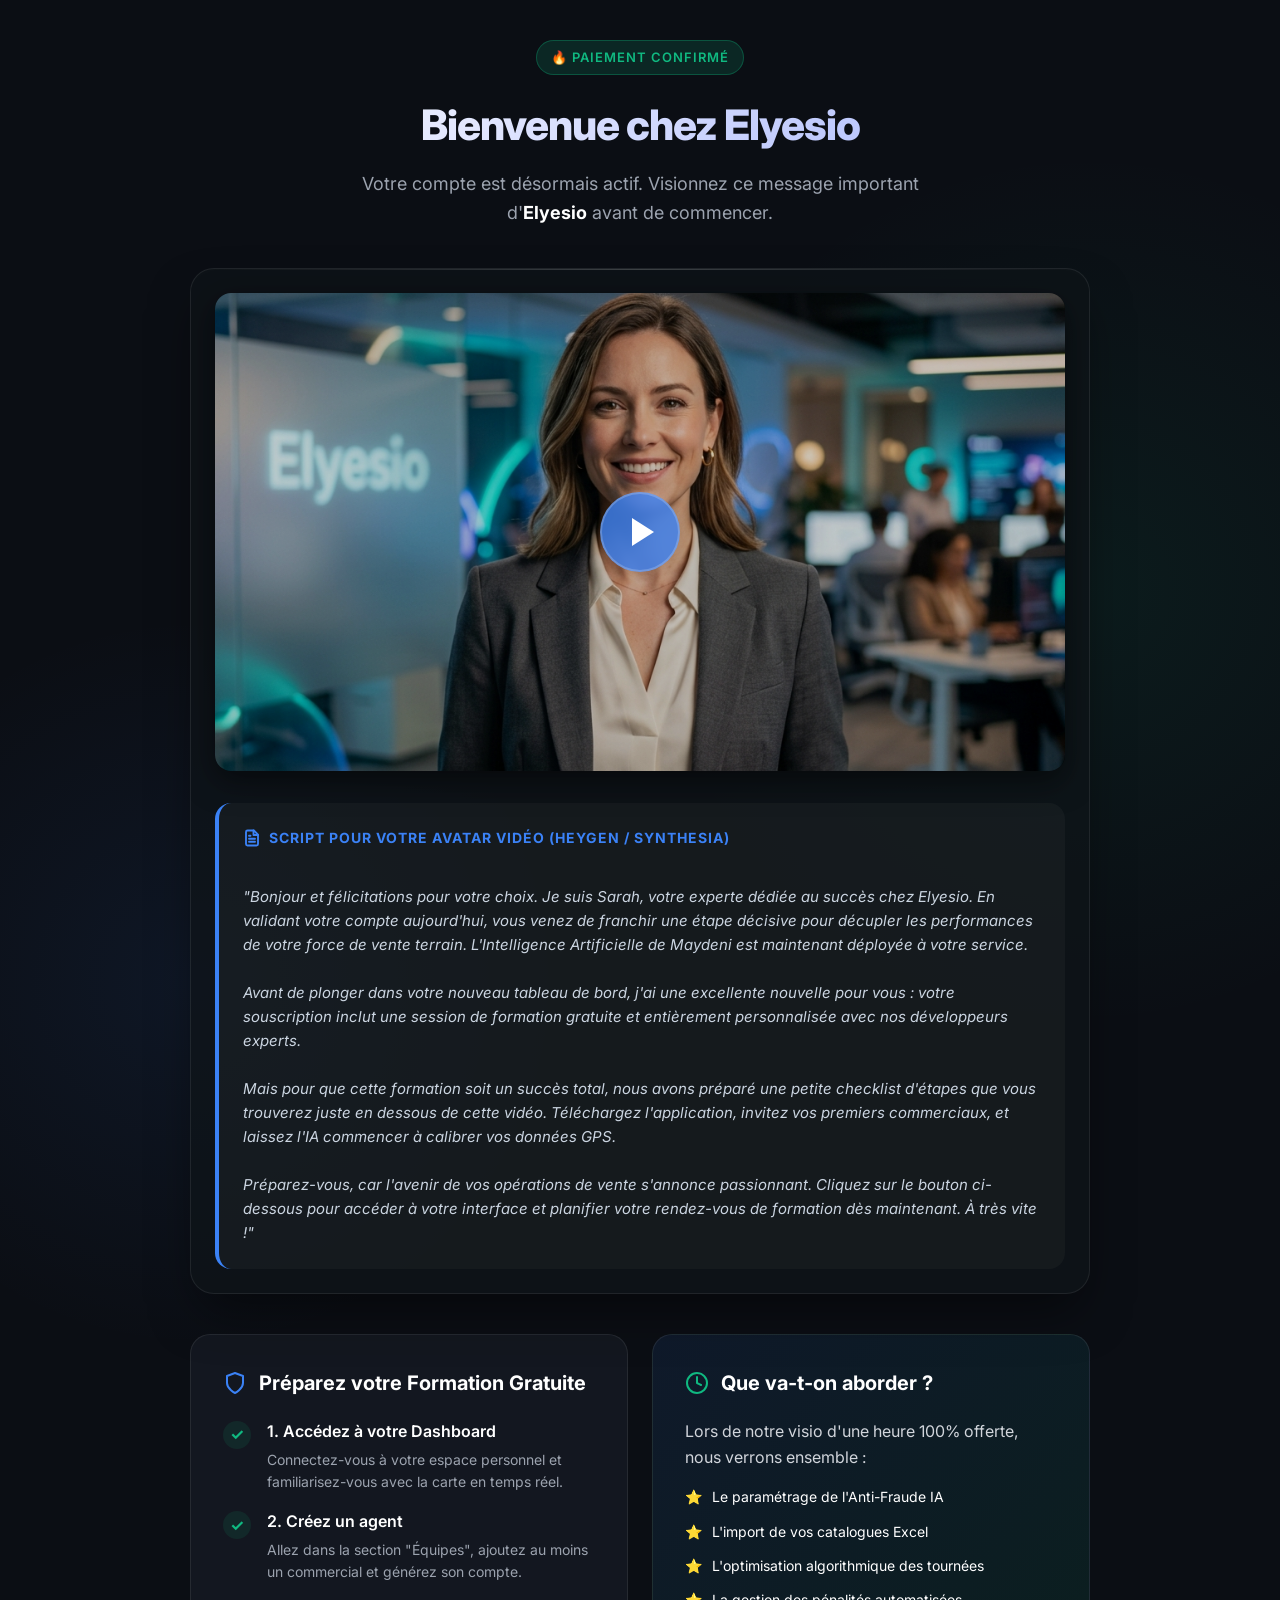
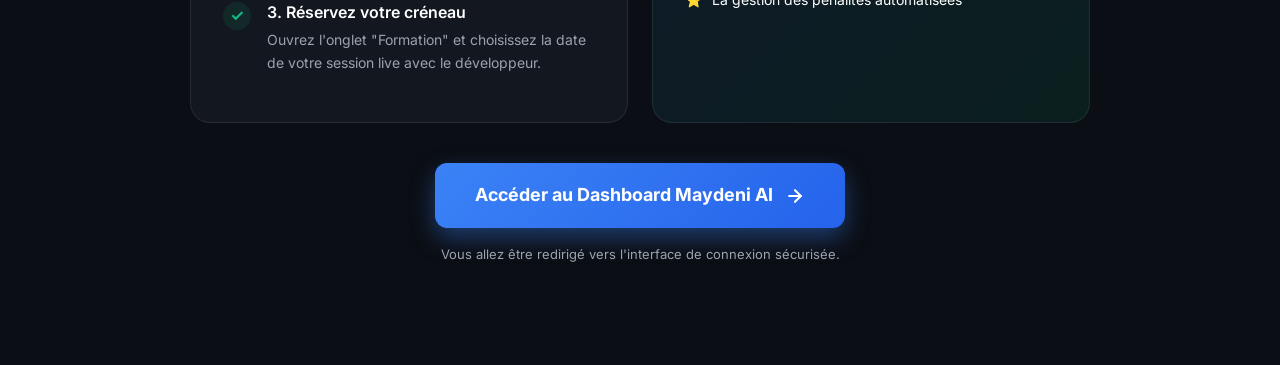
<file: welcome.html>
<!DOCTYPE html>
<html lang="fr">
<head>
  <meta charset="UTF-8">
  <meta name="viewport" content="width=device-width, initial-scale=1.0">
  <title>Bienvenue chez Elyesio — Votre Onboarding</title>
  <link href="https://fonts.googleapis.com/css2?family=Inter:wght@400;500;600;700;800&display=swap" rel="stylesheet">
  <style>
    :root {
      --bg-dark: #0B0E14;
      --bg-card: rgba(25, 30, 40, 0.6);
      --primary: #3b82f6;
      --primary-hover: #2563eb;
      --accent: #10b981;
      --text: #ffffff;
      --text-muted: #9ca3af;
      --border: rgba(255, 255, 255, 0.08);
      --glass: rgba(15, 20, 25, 0.7);
    }

    * { box-sizing: border-box; margin: 0; padding: 0; font-family: 'Inter', sans-serif; }

    body {
      background: var(--bg-dark);
      background-image: radial-gradient(circle at 15% 50%, rgba(59, 130, 246, 0.08), transparent 25%),
                        radial-gradient(circle at 85% 30%, rgba(16, 185, 129, 0.08), transparent 25%);
      color: var(--text);
      line-height: 1.6;
      min-height: 100vh;
      display: flex;
      flex-direction: column;
      align-items: center;
      padding: 40px 20px;
    }

    .container {
      max-width: 900px;
      width: 100%;
      animation: fadeIn 0.8s ease-out forwards;
    }

    /* HEADER */
    .header {
      text-align: center;
      margin-bottom: 40px;
    }
    .badge {
      display: inline-block;
      background: rgba(16, 185, 129, 0.15);
      color: var(--accent);
      padding: 6px 14px;
      border-radius: 20px;
      font-size: 13px;
      font-weight: 600;
      letter-spacing: 1px;
      text-transform: uppercase;
      margin-bottom: 16px;
      border: 1px solid rgba(16, 185, 129, 0.3);
    }
    .header h1 {
      font-size: 42px;
      font-weight: 800;
      letter-spacing: -1px;
      margin-bottom: 12px;
      background: linear-gradient(135deg, #fff 0%, #a5b4fc 100%);
      -webkit-background-clip: text;
      -webkit-text-fill-color: transparent;
    }
    .header p {
      font-size: 18px;
      color: var(--text-muted);
      max-width: 600px;
      margin: 0 auto;
    }

    /* VIDEO SECTION */
    .video-card {
      background: var(--glass);
      backdrop-filter: blur(20px);
      border: 1px solid var(--border);
      border-radius: 24px;
      padding: 24px;
      margin-bottom: 40px;
      box-shadow: 0 25px 50px -12px rgba(0, 0, 0, 0.5);
      position: relative;
      overflow: hidden;
    }
    .video-card::before {
      content: '';
      position: absolute;
      top: 0; left: 0; right: 0; height: 1px;
      background: linear-gradient(90deg, transparent, rgba(255,255,255,0.2), transparent);
    }
    .video-player {
      width: 100%;
      aspect-ratio: 16/9;
      background: #000;
      border-radius: 16px;
      overflow: hidden;
      position: relative;
      cursor: pointer;
      box-shadow: 0 10px 30px rgba(0,0,0,0.5);
    }
    .video-thumbnail {
      width: 100%;
      height: 100%;
      object-fit: cover;
      opacity: 0.8;
      transition: all 0.5s ease;
    }
    .video-player:hover .video-thumbnail {
      opacity: 1;
      transform: scale(1.02);
    }
    .play-btn {
      position: absolute;
      top: 50%;
      left: 50%;
      transform: translate(-50%, -50%);
      width: 80px;
      height: 80px;
      background: rgba(59, 130, 246, 0.8);
      border-radius: 50%;
      display: flex;
      align-items: center;
      justify-content: center;
      backdrop-filter: blur(4px);
      border: 2px solid rgba(255,255,255,0.2);
      transition: all 0.3s cubic-bezier(0.4, 0, 0.2, 1);
    }
    .play-btn::after {
      content: '';
      width: 0; 
      height: 0; 
      border-top: 14px solid transparent;
      border-bottom: 14px solid transparent;
      border-left: 22px solid #fff;
      margin-left: 6px;
    }
    .video-player:hover .play-btn {
      transform: translate(-50%, -50%) scale(1.1);
      background: rgba(59, 130, 246, 1);
      box-shadow: 0 0 40px rgba(59, 130, 246, 0.6);
    }

    /* SCRIPT CONTENT */
    .script-box {
      margin-top: 32px;
      padding: 24px;
      background: rgba(255,255,255,0.03);
      border-radius: 16px;
      border-left: 4px solid var(--primary);
    }
    .script-title {
      font-size: 14px;
      text-transform: uppercase;
      letter-spacing: 1px;
      color: var(--primary);
      font-weight: 700;
      margin-bottom: 12px;
      display: flex;
      align-items: center;
      gap: 8px;
    }
    .script-text {
      font-size: 15px;
      color: #cbd5e1;
      font-style: italic;
      white-space: pre-line;
    }

    /* PRÉPARATION FORMATION */
    .checklist-section {
      display: grid;
      grid-template-columns: 1fr 1fr;
      gap: 24px;
      margin-bottom: 40px;
    }
    @media (max-width: 768px) { .checklist-section { grid-template-columns: 1fr; } }

    .checklist-card {
      background: var(--bg-card);
      border: 1px solid var(--border);
      border-radius: 20px;
      padding: 32px;
      transition: transform 0.3s;
    }
    .checklist-card:hover { transform: translateY(-5px); border-color: rgba(59,130,246,0.3); }

    .checklist-title {
      font-size: 20px;
      font-weight: 700;
      margin-bottom: 20px;
      display: flex;
      align-items: center;
      gap: 12px;
    }
    
    .checklist-item {
      display: flex;
      align-items: flex-start;
      gap: 16px;
      margin-bottom: 16px;
      opacity: 0;
      animation: slideIn 0.5s ease forwards;
    }
    .checklist-item:nth-child(2) { animation-delay: 0.1s; }
    .checklist-item:nth-child(3) { animation-delay: 0.2s; }
    
    .check-icon {
      width: 28px;
      height: 28px;
      background: rgba(16, 185, 129, 0.1);
      color: var(--accent);
      border-radius: 50%;
      display: flex;
      align-items: center;
      justify-content: center;
      flex-shrink: 0;
      margin-top: 2px;
      font-weight: bold;
    }
    .checklist-item div h4 { font-size: 16px; font-weight: 600; margin-bottom: 4px; color: #fff; }
    .checklist-item div p { font-size: 14px; color: var(--text-muted); }

    /* CTA */
    .cta-container {
      text-align: center;
      margin-top: 20px;
      padding-bottom: 60px;
    }
    .btn-main {
      display: inline-flex;
      align-items: center;
      gap: 12px;
      background: linear-gradient(135deg, var(--primary) 0%, var(--primary-hover) 100%);
      color: #fff;
      text-decoration: none;
      padding: 18px 40px;
      border-radius: 12px;
      font-size: 18px;
      font-weight: 700;
      box-shadow: 0 10px 25px rgba(59, 130, 246, 0.4);
      transition: all 0.3s;
    }
    .btn-main:hover {
      transform: translateY(-2px);
      box-shadow: 0 15px 35px rgba(59, 130, 246, 0.5);
    }

    /* Animations */
    @keyframes fadeIn {
      from { opacity: 0; transform: translateY(20px); }
      to { opacity: 1; transform: translateY(0); }
    }
    @keyframes slideIn {
      from { opacity: 0; transform: translateX(-10px); }
      to { opacity: 1; transform: translateX(0); }
    }
  </style>
</head>
<body>

  <div class="container">
    
    <div class="header">
      <div class="badge">🔥 Paiement Confirmé</div>
      <h1>Bienvenue chez Elyesio</h1>
      <p>Votre compte est désormais actif. Visionnez ce message important d'<strong style="color:#fff;">Elyesio</strong> avant de commencer.</p>
    </div>

    <!-- VIDEO SECTION -->
    <div class="video-card">
      <!-- ⚠️ REMPLACER CETTE IMAGE PAR LE CODE DE LA VRAIE VIDEO (HEYGEN / VIMEO / YOUTUBE) -->
      <div class="video-player">
        <!-- Mockup Image (Generated via AI) -->
        <img src="./img/avatar_elyesio_femme.png" alt="Elyesio Presenter" class="video-thumbnail" id="avatar-image">
        <div class="play-btn"></div>
      </div>

      <!-- SCRIPT TEXT (Provided for the user to copy/paste to HeyGen) -->
      <div class="script-box">
        <div class="script-title">
          <svg width="18" height="18" viewBox="0 0 24 24" fill="none" stroke="currentColor" stroke-width="2.5" stroke-linecap="round" stroke-linejoin="round"><path d="M14.5 2H6a2 2 0 0 0-2 2v16a2 2 0 0 0 2 2h12a2 2 0 0 0 2-2V7.5L14.5 2z"></path><polyline points="14 2 14 8 20 8"></polyline><line x1="16" y1="13" x2="8" y2="13"></line><line x1="16" y1="17" x2="8" y2="17"></line><line x1="10" y1="9" x2="8" y2="9"></line></svg>
          Script pour votre Avatar Vidéo (HeyGen / Synthesia)
        </div>
        <div class="script-text">
          "Bonjour et félicitations pour votre choix. Je suis Sarah, votre experte dédiée au succès chez Elyesio. En validant votre compte aujourd'hui, vous venez de franchir une étape décisive pour décupler les performances de votre force de vente terrain. L'Intelligence Artificielle de Maydeni est maintenant déployée à votre service. 

          Avant de plonger dans votre nouveau tableau de bord, j'ai une excellente nouvelle pour vous : votre souscription inclut une session de formation gratuite et entièrement personnalisée avec nos développeurs experts. 

          Mais pour que cette formation soit un succès total, nous avons préparé une petite checklist d'étapes que vous trouverez juste en dessous de cette vidéo. Téléchargez l'application, invitez vos premiers commerciaux, et laissez l'IA commencer à calibrer vos données GPS.

          Préparez-vous, car l'avenir de vos opérations de vente s'annonce passionnant. Cliquez sur le bouton ci-dessous pour accéder à votre interface et planifier votre rendez-vous de formation dès maintenant. À très vite !"
        </div>
      </div>
    </div>

    <!-- CHECKLIST SECTION -->
    <div class="checklist-section">
      <div class="checklist-card">
        <h3 class="checklist-title">
          <svg width="24" height="24" viewBox="0 0 24 24" fill="none" stroke="currentColor" stroke-width="2" stroke-linecap="round" stroke-linejoin="round" style="color:var(--primary);"><path d="M12 22s8-4 8-10V5l-8-3-8 3v7c0 6 8 10 8 10z"></path></svg>
          Préparez votre Formation Gratuite
        </h3>
        
        <div class="checklist-item">
          <div class="check-icon">✓</div>
          <div>
            <h4>1. Accédez à votre Dashboard</h4>
            <p>Connectez-vous à votre espace personnel et familiarisez-vous avec la carte en temps réel.</p>
          </div>
        </div>
        
        <div class="checklist-item">
          <div class="check-icon">✓</div>
          <div>
            <h4>2. Créez un agent</h4>
            <p>Allez dans la section "Équipes", ajoutez au moins un commercial et générez son compte.</p>
          </div>
        </div>

        <div class="checklist-item">
          <div class="check-icon">✓</div>
          <div>
            <h4>3. Réservez votre créneau</h4>
            <p>Ouvrez l'onglet "Formation" et choisissez la date de votre session live avec le développeur.</p>
          </div>
        </div>
      </div>

      <div class="checklist-card" style="background: linear-gradient(135deg, rgba(59,130,246,0.1) 0%, rgba(16,185,129,0.1) 100%);">
        <h3 class="checklist-title">
          <svg width="24" height="24" viewBox="0 0 24 24" fill="none" stroke="currentColor" stroke-width="2" stroke-linecap="round" stroke-linejoin="round" style="color:var(--accent);"><circle cx="12" cy="12" r="10"></circle><polyline points="12 6 12 12 16 14"></polyline></svg>
          Que va-t-on aborder ?
        </h3>
        <p style="color:#d1d5db; margin-bottom:16px;">Lors de notre visio d'une heure 100% offerte, nous verrons ensemble :</p>
        <ul style="list-style:none; display:flex; flex-direction:column; gap:12px;">
          <li style="display:flex; align-items:center; gap:10px; font-size:14px; color:#fff;">
            <span style="color:var(--accent);">⭐</span> Le paramétrage de l'Anti-Fraude IA
          </li>
          <li style="display:flex; align-items:center; gap:10px; font-size:14px; color:#fff;">
            <span style="color:var(--accent);">⭐</span> L'import de vos catalogues Excel
          </li>
          <li style="display:flex; align-items:center; gap:10px; font-size:14px; color:#fff;">
            <span style="color:var(--accent);">⭐</span> L'optimisation algorithmique des tournées
          </li>
          <li style="display:flex; align-items:center; gap:10px; font-size:14px; color:#fff;">
            <span style="color:var(--accent);">⭐</span> La gestion des pénalités automatisées
          </li>
        </ul>
      </div>
    </div>

    <!-- CTA ACTION -->
    <div class="cta-container">
      <a href="./dashboard/" class="btn-main">
        Accéder au Dashboard Maydeni AI
        <svg width="20" height="20" viewBox="0 0 24 24" fill="none" stroke="currentColor" stroke-width="2.5" stroke-linecap="round" stroke-linejoin="round"><line x1="5" y1="12" x2="19" y2="12"></line><polyline points="12 5 19 12 12 19"></polyline></svg>
      </a>
      <p style="margin-top:16px; font-size:13px; color:var(--text-muted);">
        Vous allez être redirigé vers l'interface de connexion sécurisée.
      </p>
    </div>

  </div>

</body>
</html>
</file>
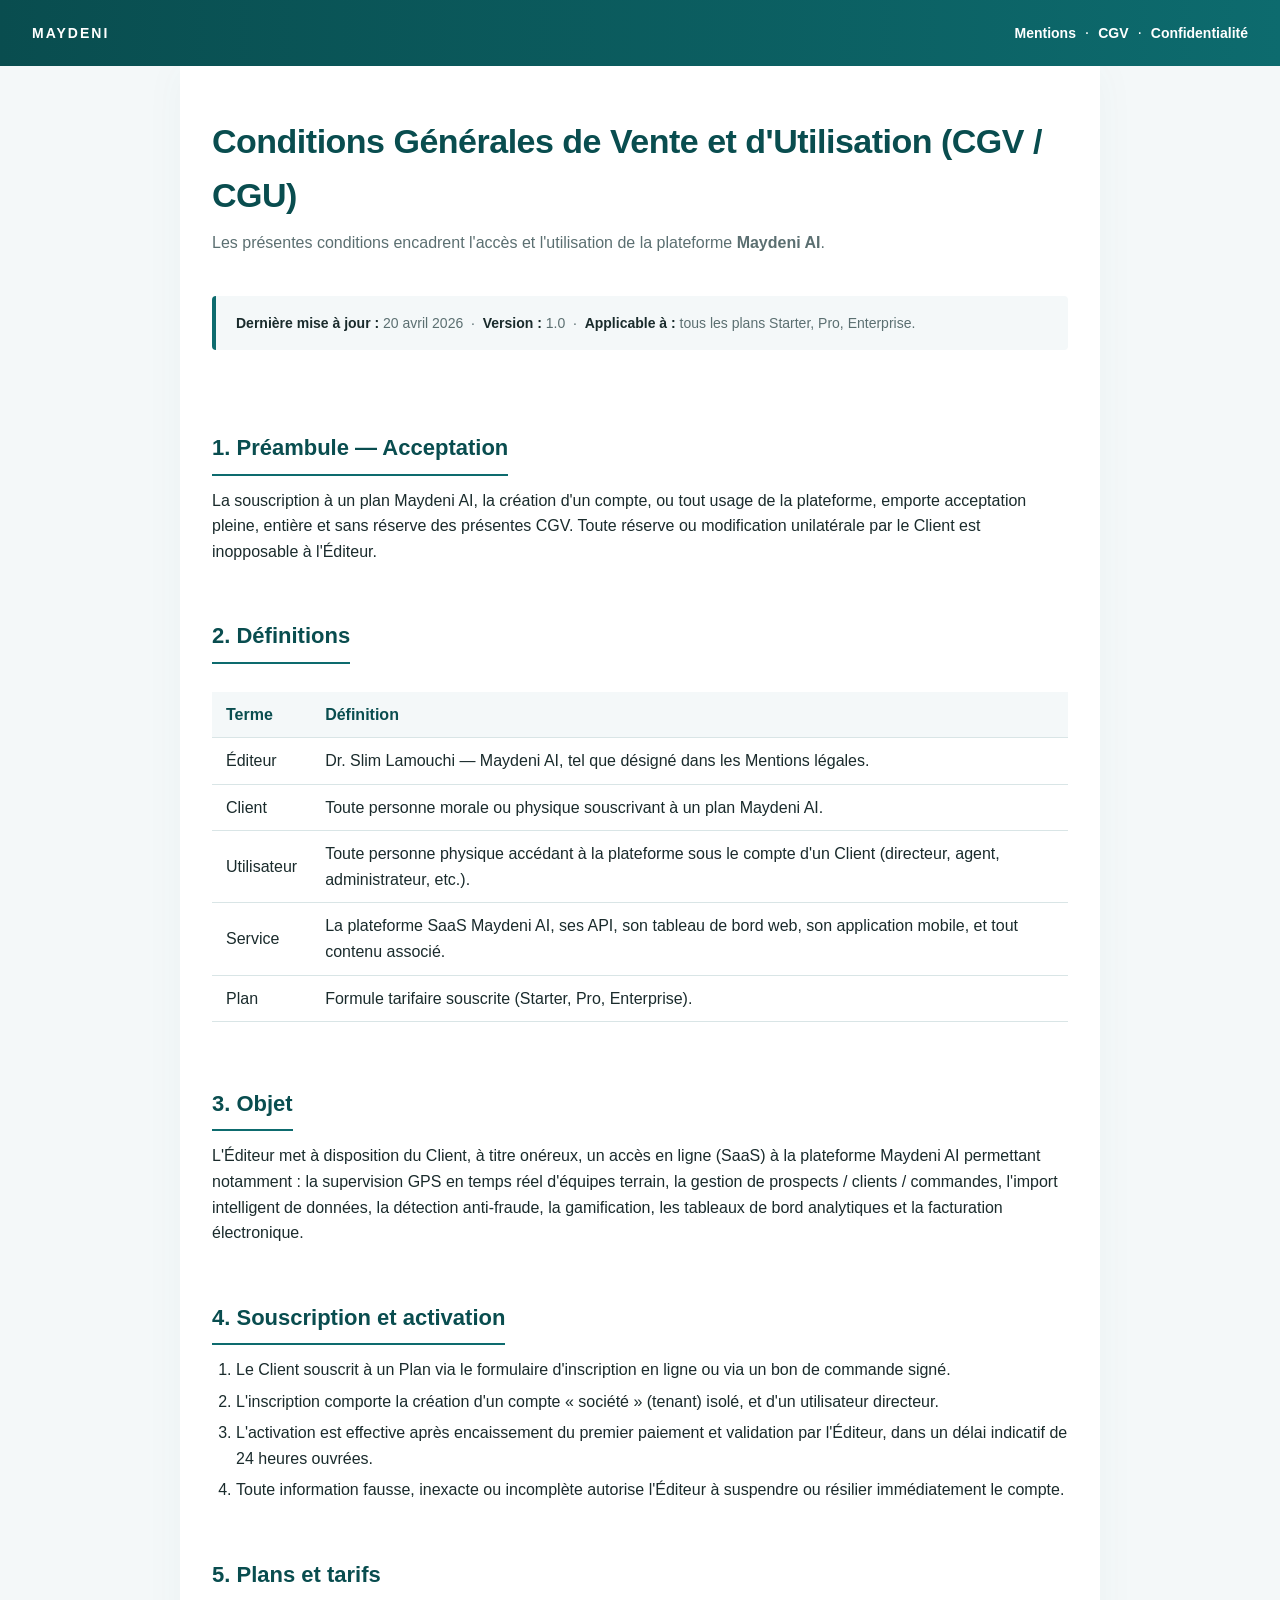
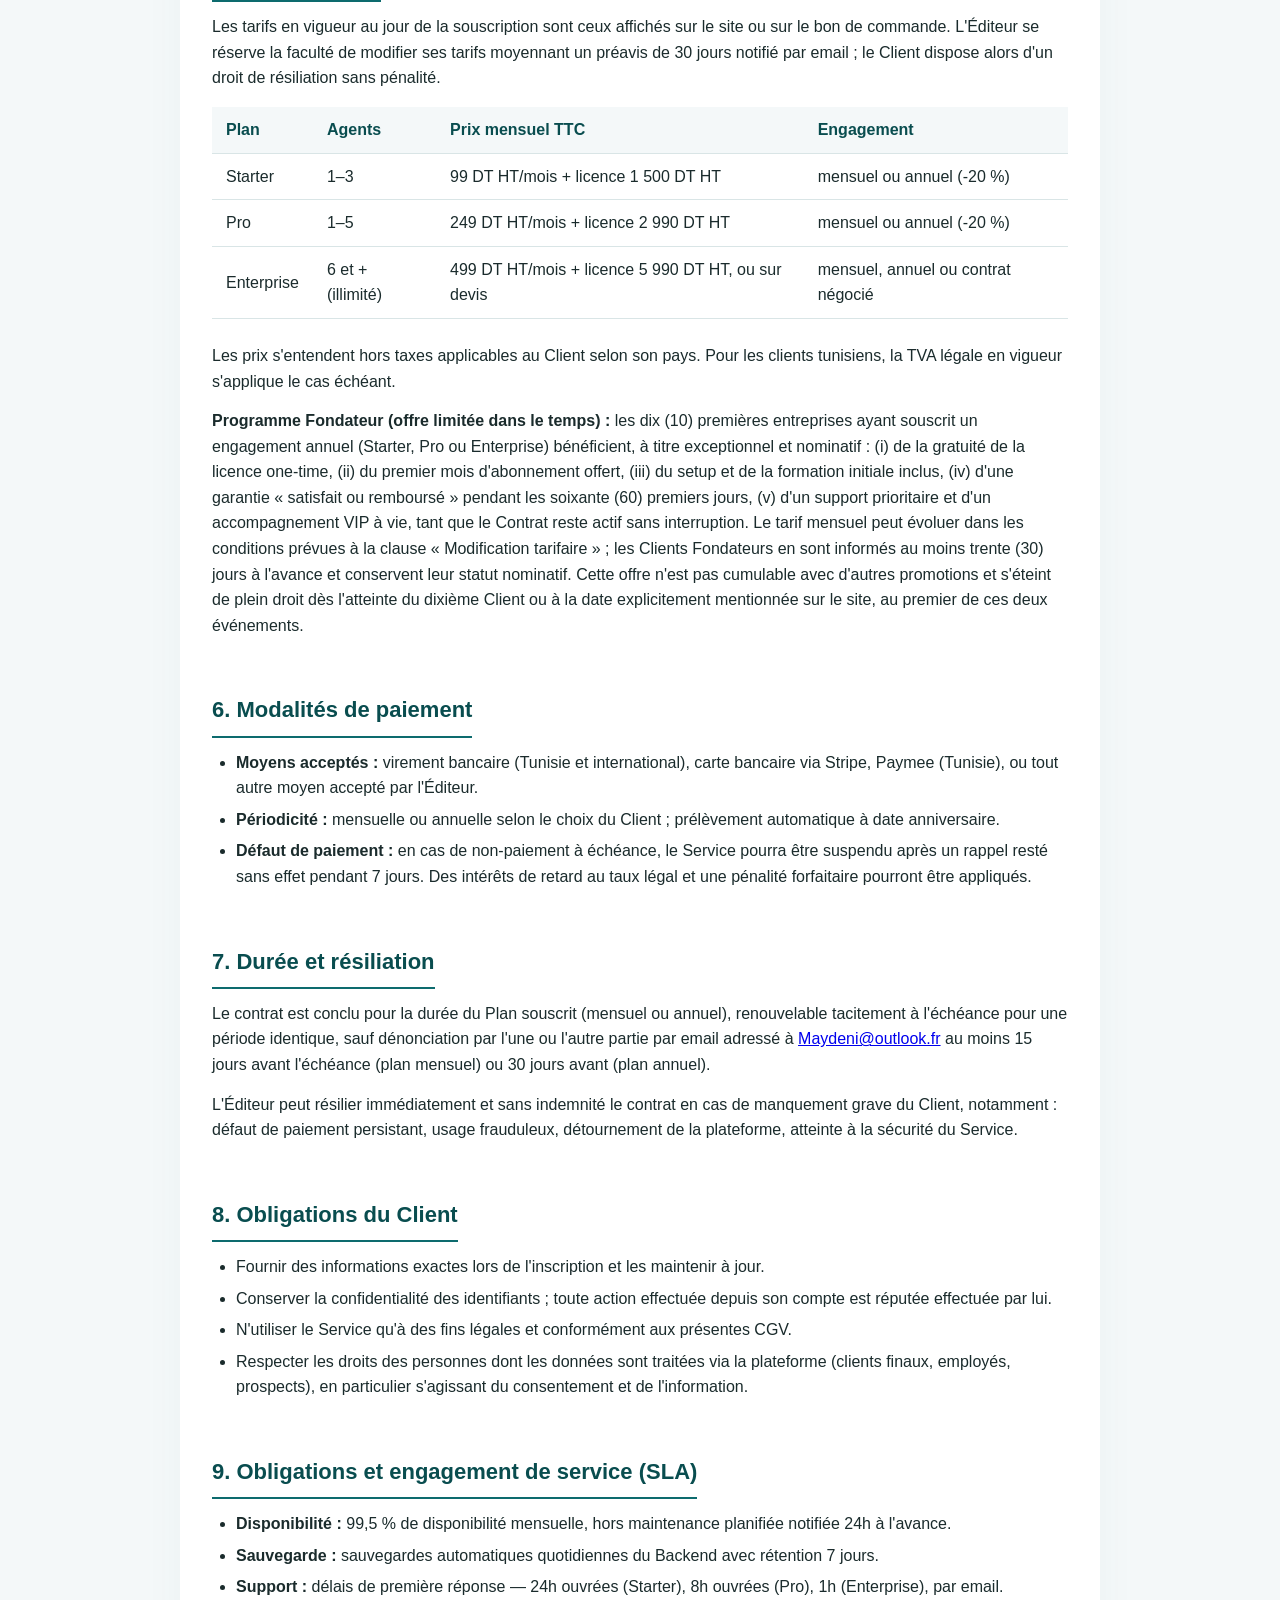
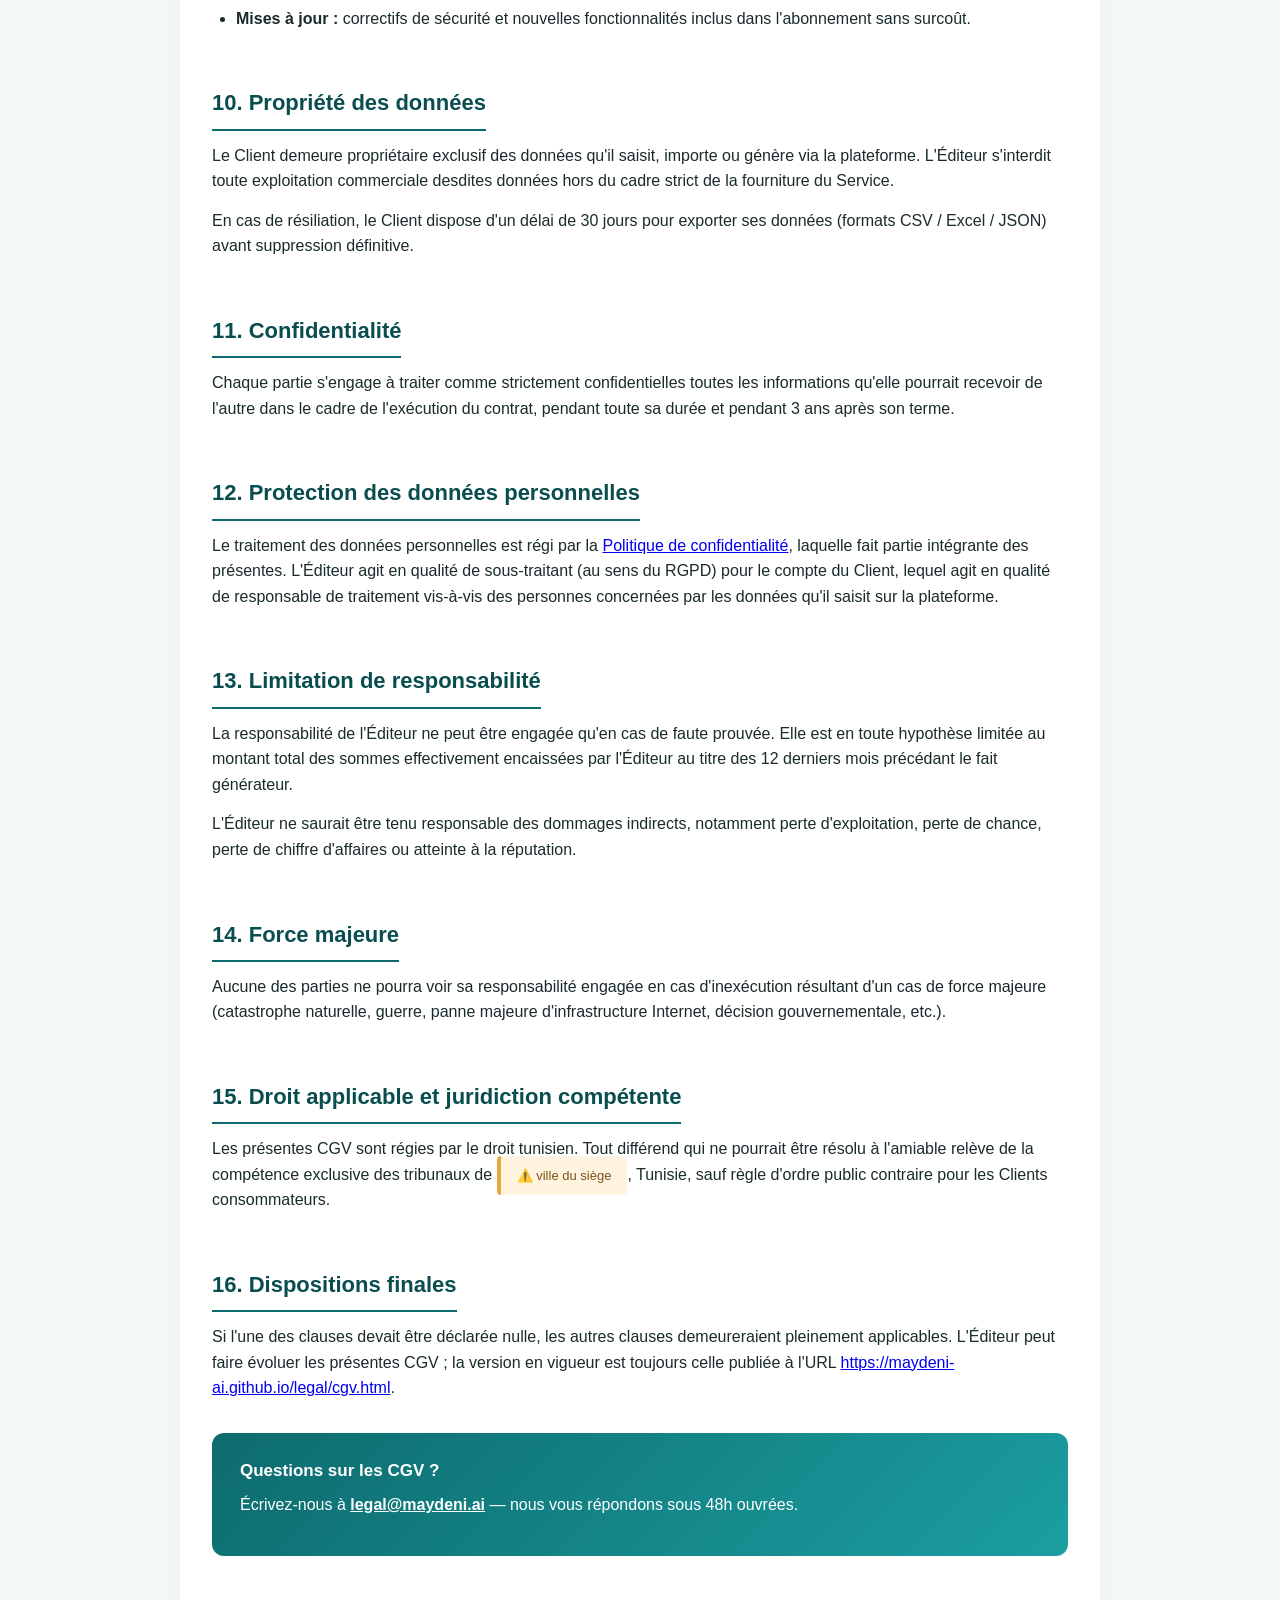
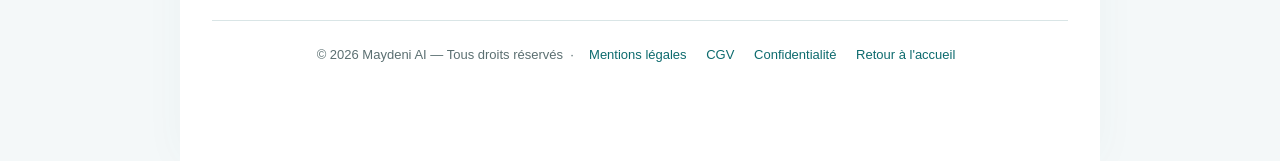
<file: legal/cgv.html>
<!DOCTYPE html>
<html lang="fr">
<head>
<meta charset="UTF-8">
<meta name="viewport" content="width=device-width, initial-scale=1.0">
<title>Conditions Générales de Vente — Maydeni AI</title>
<meta name="description" content="Conditions Générales de Vente et d'Utilisation du service Maydeni AI.">
<link rel="icon" type="image/png" sizes="48x48" href="../img/logo-icon-48.png">
<link rel="stylesheet" href="_shared.css">
</head>
<body>
<nav class="topbar">
  <a href="../index.html" class="brand">MAYDENI</a>
  <div>
    <a href="./mentions-legales.html">Mentions</a>
    &nbsp;·&nbsp;
    <a href="./cgv.html">CGV</a>
    &nbsp;·&nbsp;
    <a href="./confidentialite.html">Confidentialité</a>
  </div>
</nav>

<main class="page">
  <h1>Conditions Générales de Vente et d'Utilisation (CGV / CGU)</h1>
  <p class="lead">Les présentes conditions encadrent l'accès et l'utilisation de la plateforme <strong>Maydeni AI</strong>.</p>

  <div class="meta">
    <strong>Dernière mise à jour :</strong> 20 avril 2026 &nbsp;·&nbsp;
    <strong>Version :</strong> 1.0 &nbsp;·&nbsp;
    <strong>Applicable à :</strong> tous les plans Starter, Pro, Enterprise.
  </div>

  <h2>1. Préambule — Acceptation</h2>
  <p>La souscription à un plan Maydeni AI, la création d'un compte, ou tout usage de la plateforme, emporte acceptation pleine, entière et sans réserve des présentes CGV. Toute réserve ou modification unilatérale par le Client est inopposable à l'Éditeur.</p>

  <h2>2. Définitions</h2>
  <table>
    <tr><th>Terme</th><th>Définition</th></tr>
    <tr><td>Éditeur</td><td>Dr. Slim Lamouchi — Maydeni AI, tel que désigné dans les Mentions légales.</td></tr>
    <tr><td>Client</td><td>Toute personne morale ou physique souscrivant à un plan Maydeni AI.</td></tr>
    <tr><td>Utilisateur</td><td>Toute personne physique accédant à la plateforme sous le compte d'un Client (directeur, agent, administrateur, etc.).</td></tr>
    <tr><td>Service</td><td>La plateforme SaaS Maydeni AI, ses API, son tableau de bord web, son application mobile, et tout contenu associé.</td></tr>
    <tr><td>Plan</td><td>Formule tarifaire souscrite (Starter, Pro, Enterprise).</td></tr>
  </table>

  <h2>3. Objet</h2>
  <p>L'Éditeur met à disposition du Client, à titre onéreux, un accès en ligne (SaaS) à la plateforme Maydeni AI permettant notamment : la supervision GPS en temps réel d'équipes terrain, la gestion de prospects / clients / commandes, l'import intelligent de données, la détection anti-fraude, la gamification, les tableaux de bord analytiques et la facturation électronique.</p>

  <h2>4. Souscription et activation</h2>
  <ol>
    <li>Le Client souscrit à un Plan via le formulaire d'inscription en ligne ou via un bon de commande signé.</li>
    <li>L'inscription comporte la création d'un compte « société » (tenant) isolé, et d'un utilisateur directeur.</li>
    <li>L'activation est effective après encaissement du premier paiement et validation par l'Éditeur, dans un délai indicatif de 24 heures ouvrées.</li>
    <li>Toute information fausse, inexacte ou incomplète autorise l'Éditeur à suspendre ou résilier immédiatement le compte.</li>
  </ol>

  <h2>5. Plans et tarifs</h2>
  <p>Les tarifs en vigueur au jour de la souscription sont ceux affichés sur le site ou sur le bon de commande. L'Éditeur se réserve la faculté de modifier ses tarifs moyennant un préavis de 30 jours notifié par email ; le Client dispose alors d'un droit de résiliation sans pénalité.</p>
  <table>
    <tr><th>Plan</th><th>Agents</th><th>Prix mensuel TTC</th><th>Engagement</th></tr>
    <tr><td>Starter</td><td>1–3</td><td>99 DT HT/mois + licence 1 500 DT HT</td><td>mensuel ou annuel (-20 %)</td></tr>
    <tr><td>Pro</td><td>1–5</td><td>249 DT HT/mois + licence 2 990 DT HT</td><td>mensuel ou annuel (-20 %)</td></tr>
    <tr><td>Enterprise</td><td>6 et + (illimité)</td><td>499 DT HT/mois + licence 5 990 DT HT, ou sur devis</td><td>mensuel, annuel ou contrat négocié</td></tr>
  </table>
  <p>Les prix s'entendent hors taxes applicables au Client selon son pays. Pour les clients tunisiens, la TVA légale en vigueur s'applique le cas échéant.</p>
  <p><strong>Programme Fondateur (offre limitée dans le temps) :</strong> les dix (10) premières entreprises ayant souscrit un engagement annuel (Starter, Pro ou Enterprise) bénéficient, à titre exceptionnel et nominatif : (i) de la gratuité de la licence one-time, (ii) du premier mois d'abonnement offert, (iii) du setup et de la formation initiale inclus, (iv) d'une garantie « satisfait ou remboursé » pendant les soixante (60) premiers jours, (v) d'un support prioritaire et d'un accompagnement VIP à vie, tant que le Contrat reste actif sans interruption. Le tarif mensuel peut évoluer dans les conditions prévues à la clause « Modification tarifaire » ; les Clients Fondateurs en sont informés au moins trente (30) jours à l'avance et conservent leur statut nominatif. Cette offre n'est pas cumulable avec d'autres promotions et s'éteint de plein droit dès l'atteinte du dixième Client ou à la date explicitement mentionnée sur le site, au premier de ces deux événements.</p>

  <h2>6. Modalités de paiement</h2>
  <ul>
    <li><strong>Moyens acceptés :</strong> virement bancaire (Tunisie et international), carte bancaire via Stripe, Paymee (Tunisie), ou tout autre moyen accepté par l'Éditeur.</li>
    <li><strong>Périodicité :</strong> mensuelle ou annuelle selon le choix du Client ; prélèvement automatique à date anniversaire.</li>
    <li><strong>Défaut de paiement :</strong> en cas de non-paiement à échéance, le Service pourra être suspendu après un rappel resté sans effet pendant 7 jours. Des intérêts de retard au taux légal et une pénalité forfaitaire pourront être appliqués.</li>
  </ul>

  <h2>7. Durée et résiliation</h2>
  <p>Le contrat est conclu pour la durée du Plan souscrit (mensuel ou annuel), renouvelable tacitement à l'échéance pour une période identique, sauf dénonciation par l'une ou l'autre partie par email adressé à <a href="mailto:Maydeni@outlook.fr">Maydeni@outlook.fr</a> au moins 15 jours avant l'échéance (plan mensuel) ou 30 jours avant (plan annuel).</p>
  <p>L'Éditeur peut résilier immédiatement et sans indemnité le contrat en cas de manquement grave du Client, notamment : défaut de paiement persistant, usage frauduleux, détournement de la plateforme, atteinte à la sécurité du Service.</p>

  <h2>8. Obligations du Client</h2>
  <ul>
    <li>Fournir des informations exactes lors de l'inscription et les maintenir à jour.</li>
    <li>Conserver la confidentialité des identifiants ; toute action effectuée depuis son compte est réputée effectuée par lui.</li>
    <li>N'utiliser le Service qu'à des fins légales et conformément aux présentes CGV.</li>
    <li>Respecter les droits des personnes dont les données sont traitées via la plateforme (clients finaux, employés, prospects), en particulier s'agissant du consentement et de l'information.</li>
  </ul>

  <h2>9. Obligations et engagement de service (SLA)</h2>
  <ul>
    <li><strong>Disponibilité :</strong> 99,5 % de disponibilité mensuelle, hors maintenance planifiée notifiée 24h à l'avance.</li>
    <li><strong>Sauvegarde :</strong> sauvegardes automatiques quotidiennes du Backend avec rétention 7 jours.</li>
    <li><strong>Support :</strong> délais de première réponse — 24h ouvrées (Starter), 8h ouvrées (Pro), 1h (Enterprise), par email.</li>
    <li><strong>Mises à jour :</strong> correctifs de sécurité et nouvelles fonctionnalités inclus dans l'abonnement sans surcoût.</li>
  </ul>

  <h2>10. Propriété des données</h2>
  <p>Le Client demeure propriétaire exclusif des données qu'il saisit, importe ou génère via la plateforme. L'Éditeur s'interdit toute exploitation commerciale desdites données hors du cadre strict de la fourniture du Service.</p>
  <p>En cas de résiliation, le Client dispose d'un délai de 30 jours pour exporter ses données (formats CSV / Excel / JSON) avant suppression définitive.</p>

  <h2>11. Confidentialité</h2>
  <p>Chaque partie s'engage à traiter comme strictement confidentielles toutes les informations qu'elle pourrait recevoir de l'autre dans le cadre de l'exécution du contrat, pendant toute sa durée et pendant 3 ans après son terme.</p>

  <h2>12. Protection des données personnelles</h2>
  <p>Le traitement des données personnelles est régi par la <a href="./confidentialite.html">Politique de confidentialité</a>, laquelle fait partie intégrante des présentes. L'Éditeur agit en qualité de sous-traitant (au sens du RGPD) pour le compte du Client, lequel agit en qualité de responsable de traitement vis-à-vis des personnes concernées par les données qu'il saisit sur la plateforme.</p>

  <h2>13. Limitation de responsabilité</h2>
  <p>La responsabilité de l'Éditeur ne peut être engagée qu'en cas de faute prouvée. Elle est en toute hypothèse limitée au montant total des sommes effectivement encaissées par l'Éditeur au titre des 12 derniers mois précédant le fait générateur.</p>
  <p>L'Éditeur ne saurait être tenu responsable des dommages indirects, notamment perte d'exploitation, perte de chance, perte de chiffre d'affaires ou atteinte à la réputation.</p>

  <h2>14. Force majeure</h2>
  <p>Aucune des parties ne pourra voir sa responsabilité engagée en cas d'inexécution résultant d'un cas de force majeure (catastrophe naturelle, guerre, panne majeure d'infrastructure Internet, décision gouvernementale, etc.).</p>

  <h2>15. Droit applicable et juridiction compétente</h2>
  <p>Les présentes CGV sont régies par le droit tunisien. Tout différend qui ne pourrait être résolu à l'amiable relève de la compétence exclusive des tribunaux de <span class="todo">⚠️ ville du siège</span>, Tunisie, sauf règle d'ordre public contraire pour les Clients consommateurs.</p>

  <h2>16. Dispositions finales</h2>
  <p>Si l'une des clauses devait être déclarée nulle, les autres clauses demeureraient pleinement applicables. L'Éditeur peut faire évoluer les présentes CGV ; la version en vigueur est toujours celle publiée à l'URL <a href="https://maydeni-ai.github.io/legal/cgv.html">https://maydeni-ai.github.io/legal/cgv.html</a>.</p>

  <div class="contact-box">
    <h3>Questions sur les CGV ?</h3>
    <p>Écrivez-nous à <a href="mailto:legal@maydeni.ai">legal@maydeni.ai</a> — nous vous répondons sous 48h ouvrées.</p>
  </div>

  <div class="footer-legal">
    © 2026 Maydeni AI — Tous droits réservés &nbsp;·&nbsp;
    <a href="./mentions-legales.html">Mentions légales</a>
    <a href="./cgv.html">CGV</a>
    <a href="./confidentialite.html">Confidentialité</a>
    <a href="../index.html">Retour à l'accueil</a>
  </div>
</main>
</body>
</html>
</file>
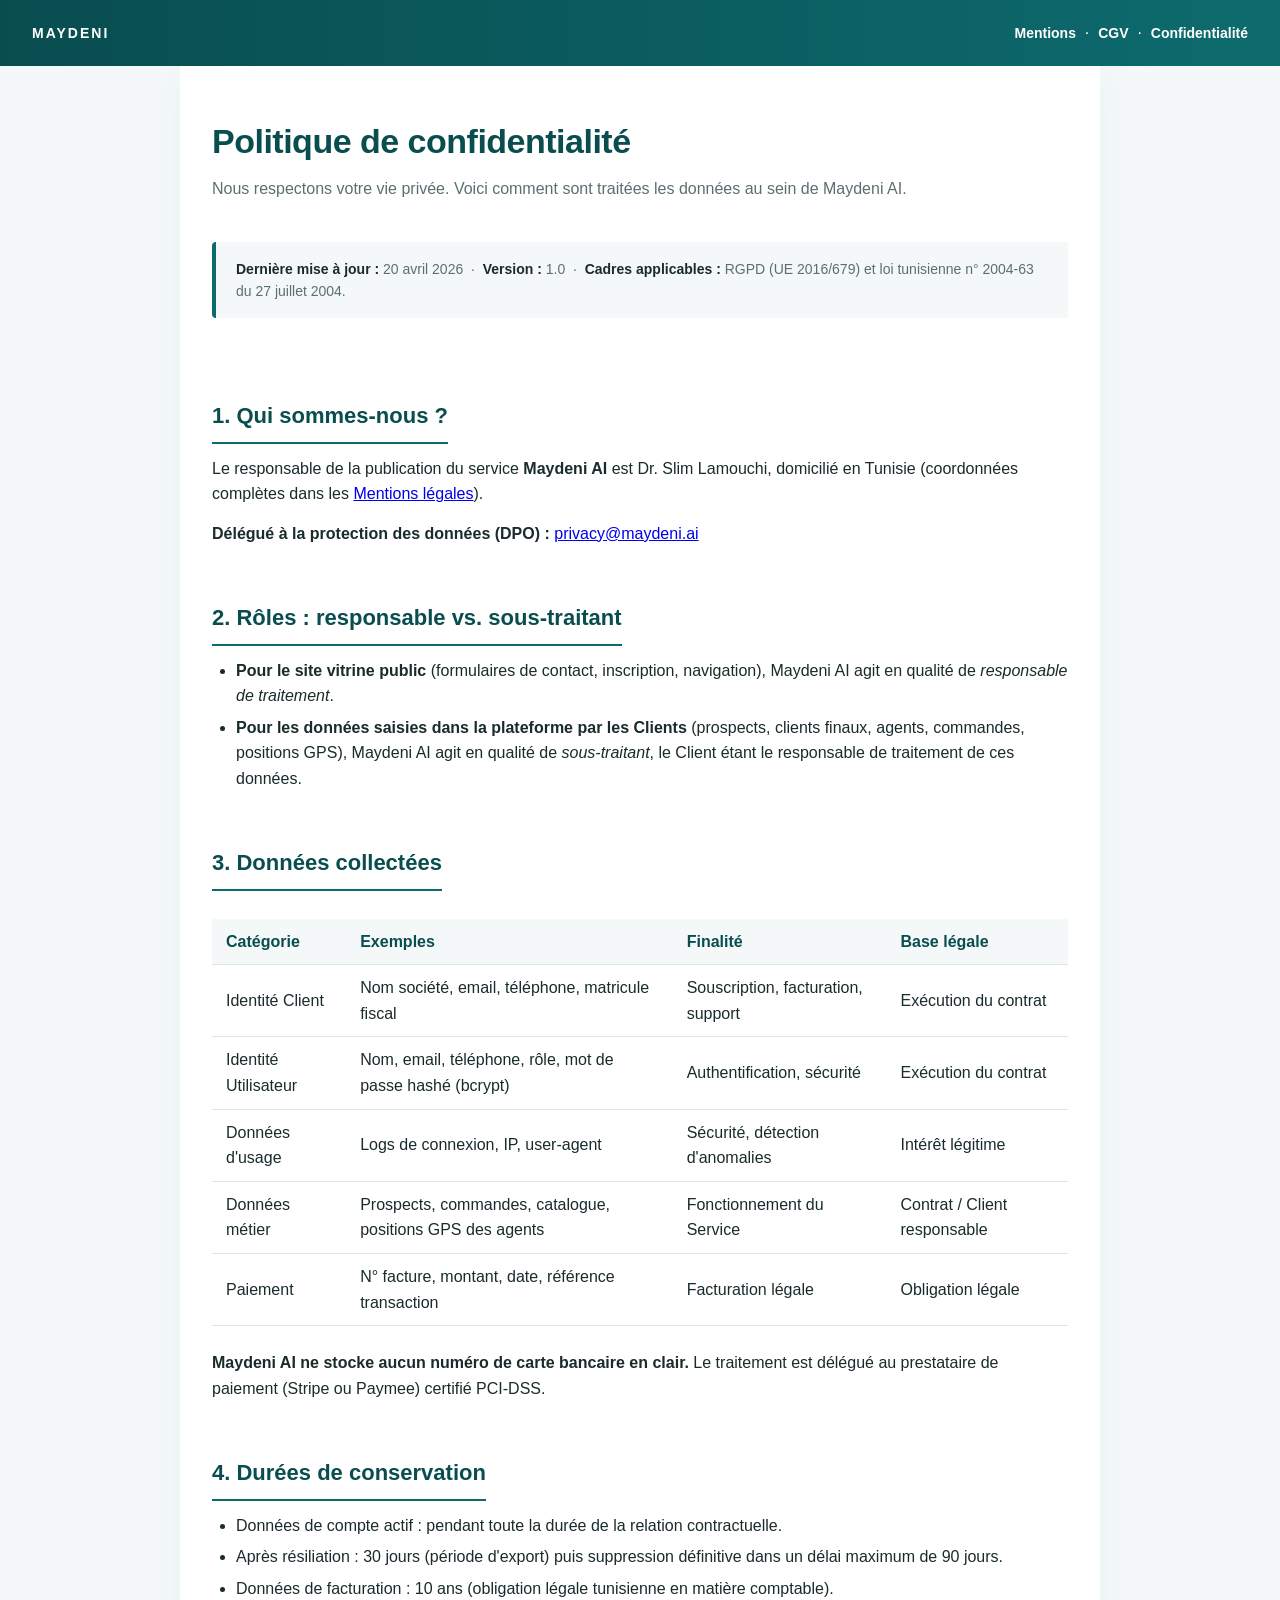
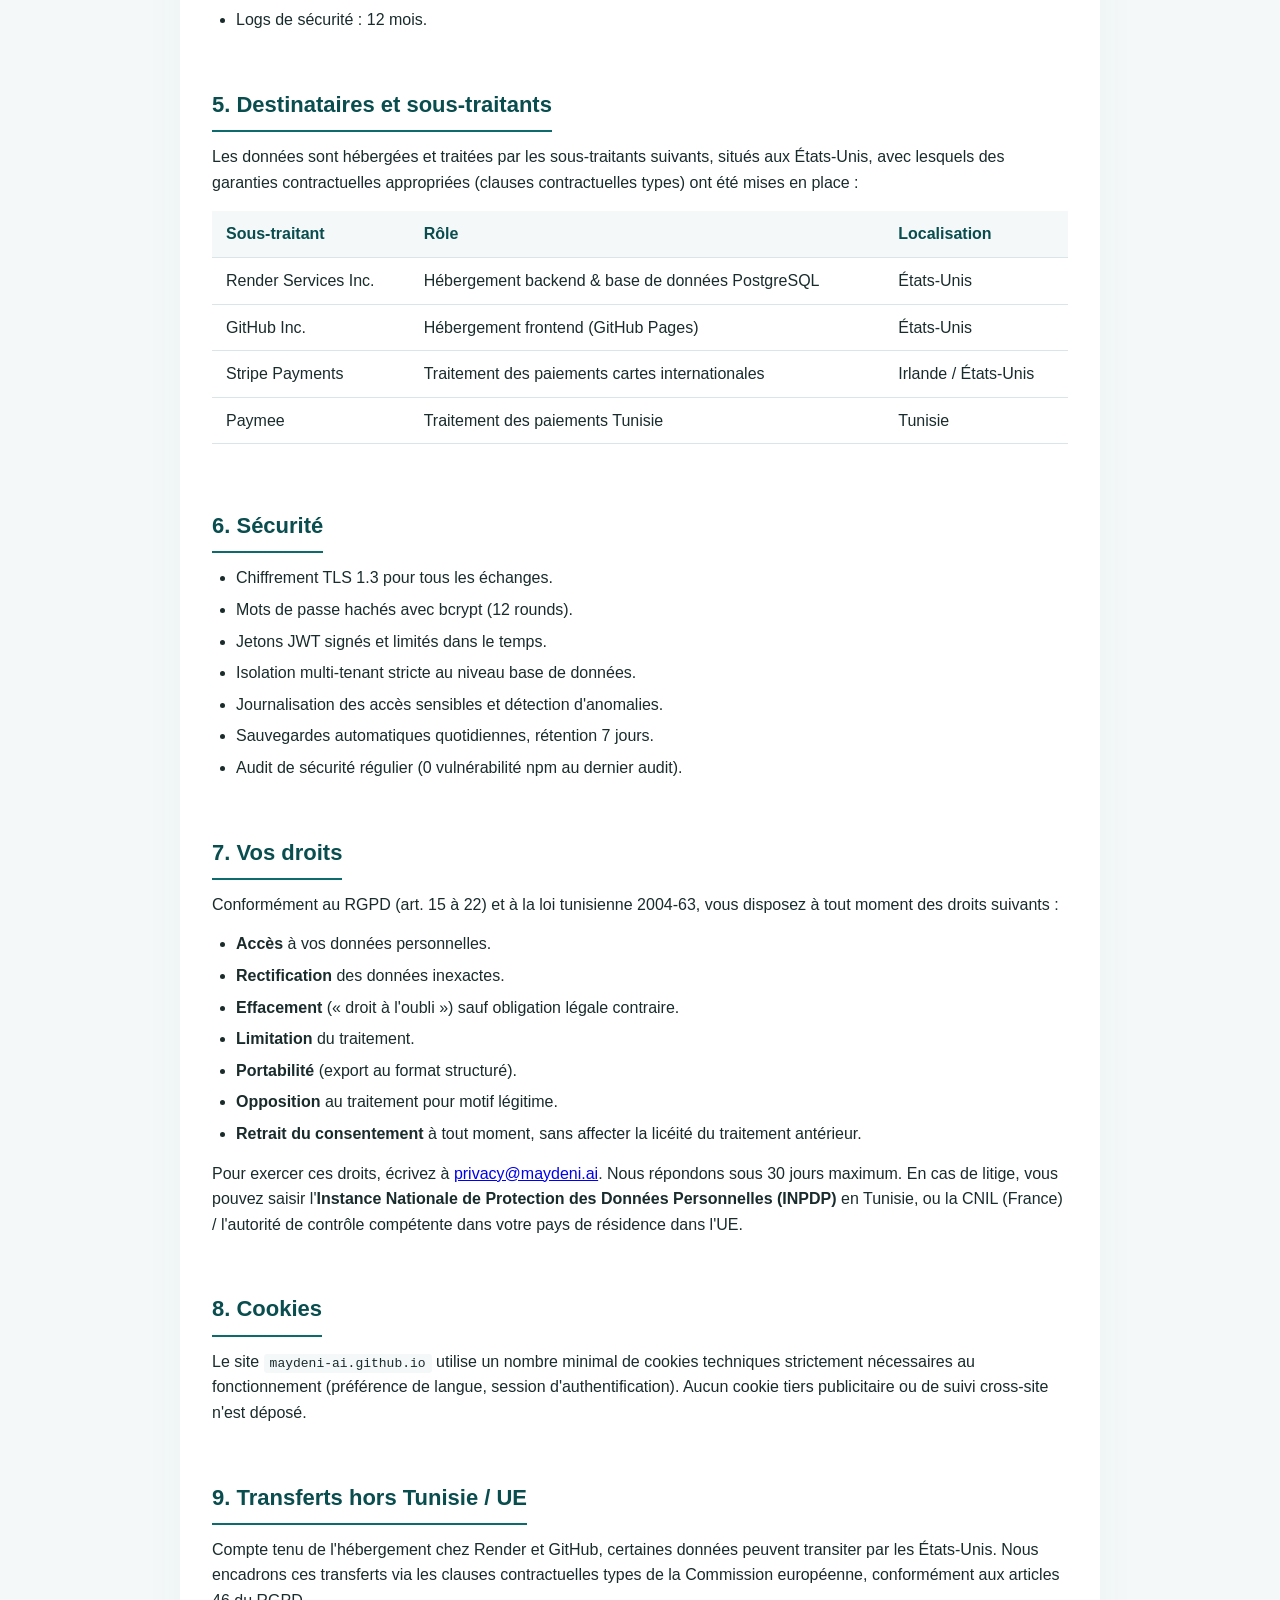
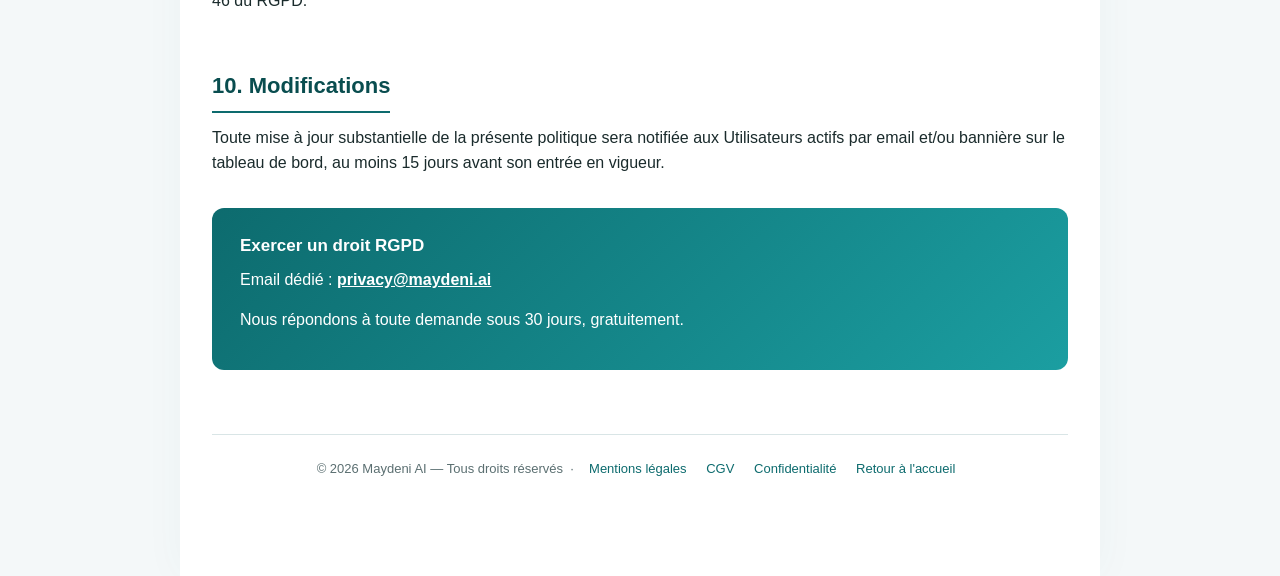
<file: legal/confidentialite.html>
<!DOCTYPE html>
<html lang="fr">
<head>
<meta charset="UTF-8">
<meta name="viewport" content="width=device-width, initial-scale=1.0">
<title>Politique de confidentialité — Maydeni AI</title>
<meta name="description" content="Politique de confidentialité et traitement des données personnelles Maydeni AI (RGPD / loi tunisienne 2004-63).">
<link rel="icon" type="image/png" sizes="48x48" href="../img/logo-icon-48.png">
<link rel="stylesheet" href="_shared.css">
</head>
<body>
<nav class="topbar">
  <a href="../index.html" class="brand">MAYDENI</a>
  <div>
    <a href="./mentions-legales.html">Mentions</a>
    &nbsp;·&nbsp;
    <a href="./cgv.html">CGV</a>
    &nbsp;·&nbsp;
    <a href="./confidentialite.html">Confidentialité</a>
  </div>
</nav>

<main class="page">
  <h1>Politique de confidentialité</h1>
  <p class="lead">Nous respectons votre vie privée. Voici comment sont traitées les données au sein de Maydeni AI.</p>

  <div class="meta">
    <strong>Dernière mise à jour :</strong> 20 avril 2026 &nbsp;·&nbsp;
    <strong>Version :</strong> 1.0 &nbsp;·&nbsp;
    <strong>Cadres applicables :</strong> RGPD (UE 2016/679) et loi tunisienne n° 2004-63 du 27 juillet 2004.
  </div>

  <h2>1. Qui sommes-nous ?</h2>
  <p>Le responsable de la publication du service <strong>Maydeni AI</strong> est Dr. Slim Lamouchi, domicilié en Tunisie (coordonnées complètes dans les <a href="./mentions-legales.html">Mentions légales</a>).</p>
  <p><strong>Délégué à la protection des données (DPO) :</strong> <a href="mailto:privacy@maydeni.ai">privacy@maydeni.ai</a></p>

  <h2>2. Rôles : responsable vs. sous-traitant</h2>
  <ul>
    <li><strong>Pour le site vitrine public</strong> (formulaires de contact, inscription, navigation), Maydeni AI agit en qualité de <em>responsable de traitement</em>.</li>
    <li><strong>Pour les données saisies dans la plateforme par les Clients</strong> (prospects, clients finaux, agents, commandes, positions GPS), Maydeni AI agit en qualité de <em>sous-traitant</em>, le Client étant le responsable de traitement de ces données.</li>
  </ul>

  <h2>3. Données collectées</h2>
  <table>
    <tr><th>Catégorie</th><th>Exemples</th><th>Finalité</th><th>Base légale</th></tr>
    <tr><td>Identité Client</td><td>Nom société, email, téléphone, matricule fiscal</td><td>Souscription, facturation, support</td><td>Exécution du contrat</td></tr>
    <tr><td>Identité Utilisateur</td><td>Nom, email, téléphone, rôle, mot de passe hashé (bcrypt)</td><td>Authentification, sécurité</td><td>Exécution du contrat</td></tr>
    <tr><td>Données d'usage</td><td>Logs de connexion, IP, user-agent</td><td>Sécurité, détection d'anomalies</td><td>Intérêt légitime</td></tr>
    <tr><td>Données métier</td><td>Prospects, commandes, catalogue, positions GPS des agents</td><td>Fonctionnement du Service</td><td>Contrat / Client responsable</td></tr>
    <tr><td>Paiement</td><td>N° facture, montant, date, référence transaction</td><td>Facturation légale</td><td>Obligation légale</td></tr>
  </table>
  <p><strong>Maydeni AI ne stocke aucun numéro de carte bancaire en clair.</strong> Le traitement est délégué au prestataire de paiement (Stripe ou Paymee) certifié PCI-DSS.</p>

  <h2>4. Durées de conservation</h2>
  <ul>
    <li>Données de compte actif : pendant toute la durée de la relation contractuelle.</li>
    <li>Après résiliation : 30 jours (période d'export) puis suppression définitive dans un délai maximum de 90 jours.</li>
    <li>Données de facturation : 10 ans (obligation légale tunisienne en matière comptable).</li>
    <li>Logs de sécurité : 12 mois.</li>
  </ul>

  <h2>5. Destinataires et sous-traitants</h2>
  <p>Les données sont hébergées et traitées par les sous-traitants suivants, situés aux États-Unis, avec lesquels des garanties contractuelles appropriées (clauses contractuelles types) ont été mises en place :</p>
  <table>
    <tr><th>Sous-traitant</th><th>Rôle</th><th>Localisation</th></tr>
    <tr><td>Render Services Inc.</td><td>Hébergement backend &amp; base de données PostgreSQL</td><td>États-Unis</td></tr>
    <tr><td>GitHub Inc.</td><td>Hébergement frontend (GitHub Pages)</td><td>États-Unis</td></tr>
    <tr><td>Stripe Payments</td><td>Traitement des paiements cartes internationales</td><td>Irlande / États-Unis</td></tr>
    <tr><td>Paymee</td><td>Traitement des paiements Tunisie</td><td>Tunisie</td></tr>
  </table>

  <h2>6. Sécurité</h2>
  <ul>
    <li>Chiffrement TLS 1.3 pour tous les échanges.</li>
    <li>Mots de passe hachés avec bcrypt (12 rounds).</li>
    <li>Jetons JWT signés et limités dans le temps.</li>
    <li>Isolation multi-tenant stricte au niveau base de données.</li>
    <li>Journalisation des accès sensibles et détection d'anomalies.</li>
    <li>Sauvegardes automatiques quotidiennes, rétention 7 jours.</li>
    <li>Audit de sécurité régulier (0 vulnérabilité npm au dernier audit).</li>
  </ul>

  <h2>7. Vos droits</h2>
  <p>Conformément au RGPD (art. 15 à 22) et à la loi tunisienne 2004-63, vous disposez à tout moment des droits suivants :</p>
  <ul>
    <li><strong>Accès</strong> à vos données personnelles.</li>
    <li><strong>Rectification</strong> des données inexactes.</li>
    <li><strong>Effacement</strong> (« droit à l'oubli ») sauf obligation légale contraire.</li>
    <li><strong>Limitation</strong> du traitement.</li>
    <li><strong>Portabilité</strong> (export au format structuré).</li>
    <li><strong>Opposition</strong> au traitement pour motif légitime.</li>
    <li><strong>Retrait du consentement</strong> à tout moment, sans affecter la licéité du traitement antérieur.</li>
  </ul>
  <p>Pour exercer ces droits, écrivez à <a href="mailto:privacy@maydeni.ai">privacy@maydeni.ai</a>. Nous répondons sous 30 jours maximum. En cas de litige, vous pouvez saisir l'<strong>Instance Nationale de Protection des Données Personnelles (INPDP)</strong> en Tunisie, ou la CNIL (France) / l'autorité de contrôle compétente dans votre pays de résidence dans l'UE.</p>

  <h2>8. Cookies</h2>
  <p>Le site <code>maydeni-ai.github.io</code> utilise un nombre minimal de cookies techniques strictement nécessaires au fonctionnement (préférence de langue, session d'authentification). Aucun cookie tiers publicitaire ou de suivi cross-site n'est déposé.</p>

  <h2>9. Transferts hors Tunisie / UE</h2>
  <p>Compte tenu de l'hébergement chez Render et GitHub, certaines données peuvent transiter par les États-Unis. Nous encadrons ces transferts via les clauses contractuelles types de la Commission européenne, conformément aux articles 46 du RGPD.</p>

  <h2>10. Modifications</h2>
  <p>Toute mise à jour substantielle de la présente politique sera notifiée aux Utilisateurs actifs par email et/ou bannière sur le tableau de bord, au moins 15 jours avant son entrée en vigueur.</p>

  <div class="contact-box">
    <h3>Exercer un droit RGPD</h3>
    <p>Email dédié : <a href="mailto:privacy@maydeni.ai">privacy@maydeni.ai</a></p>
    <p>Nous répondons à toute demande sous 30 jours, gratuitement.</p>
  </div>

  <div class="footer-legal">
    © 2026 Maydeni AI — Tous droits réservés &nbsp;·&nbsp;
    <a href="./mentions-legales.html">Mentions légales</a>
    <a href="./cgv.html">CGV</a>
    <a href="./confidentialite.html">Confidentialité</a>
    <a href="../index.html">Retour à l'accueil</a>
  </div>
</main>
</body>
</html>
</file>
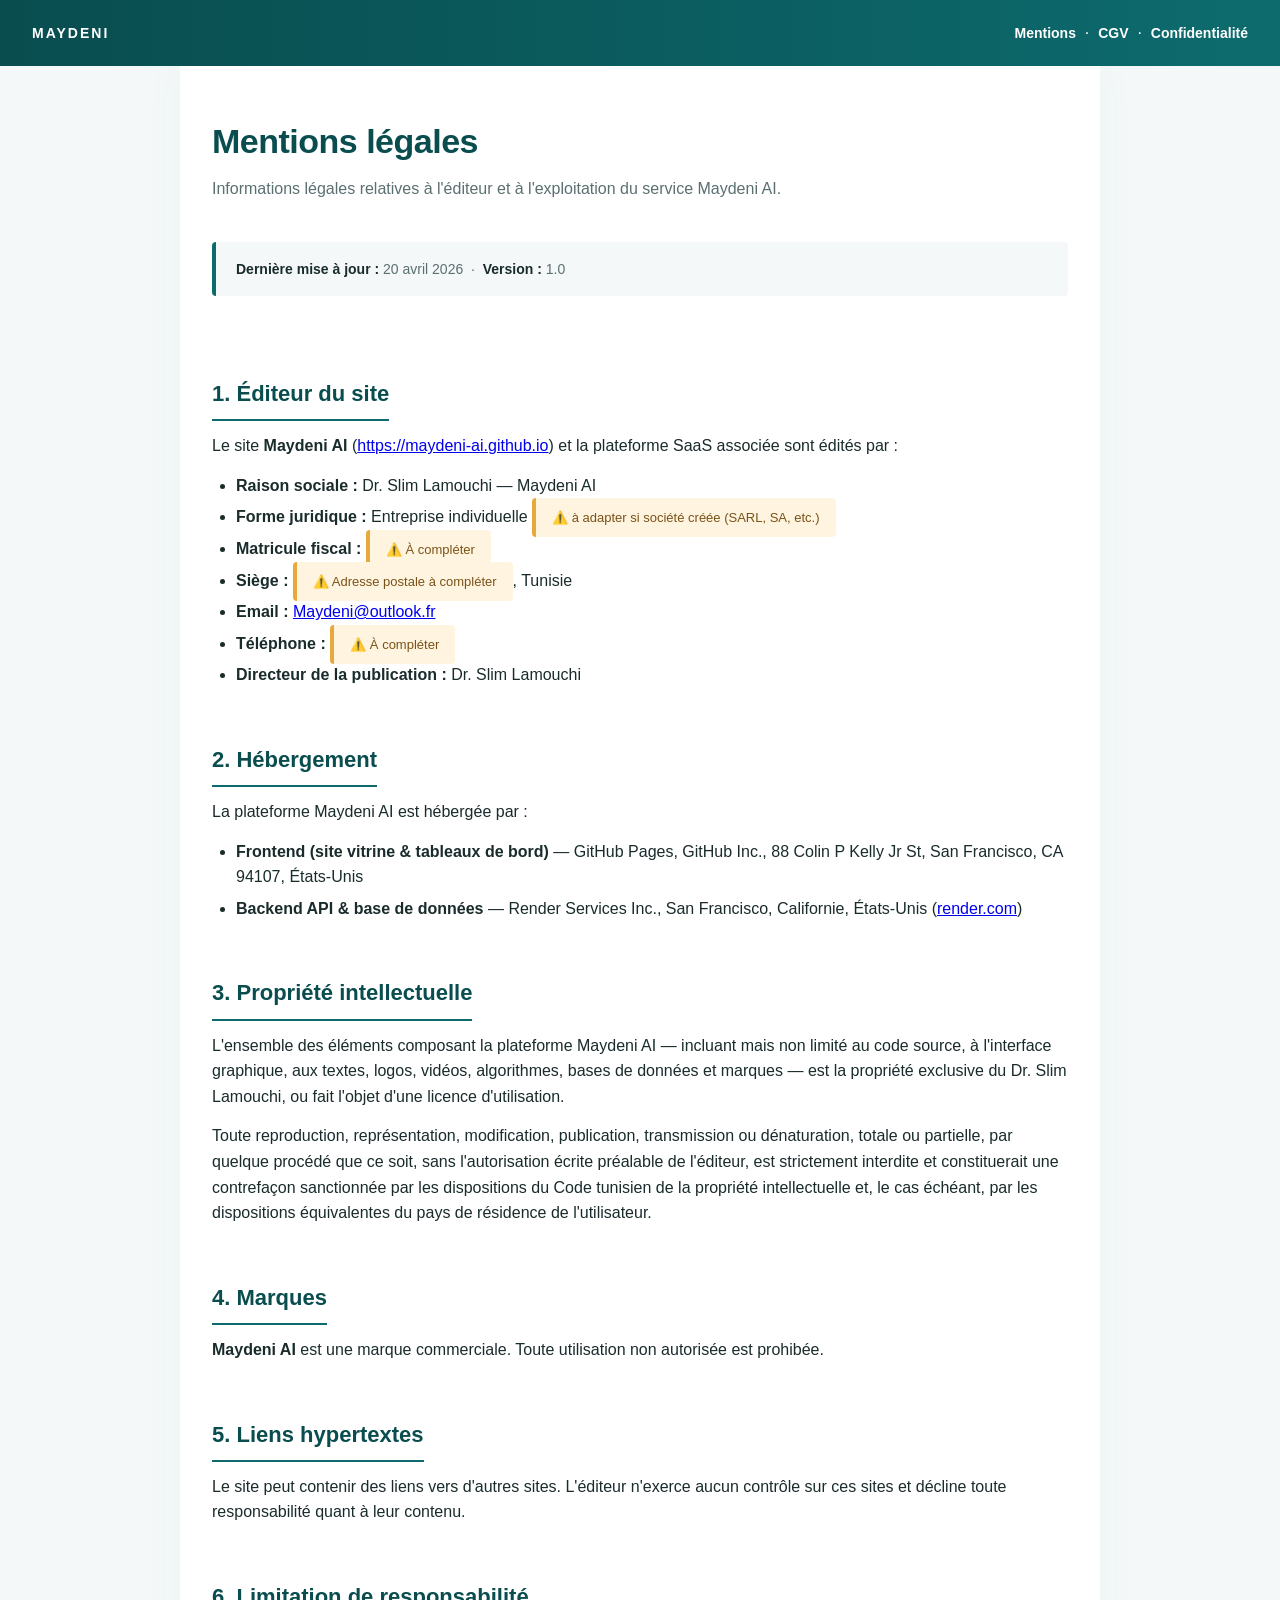
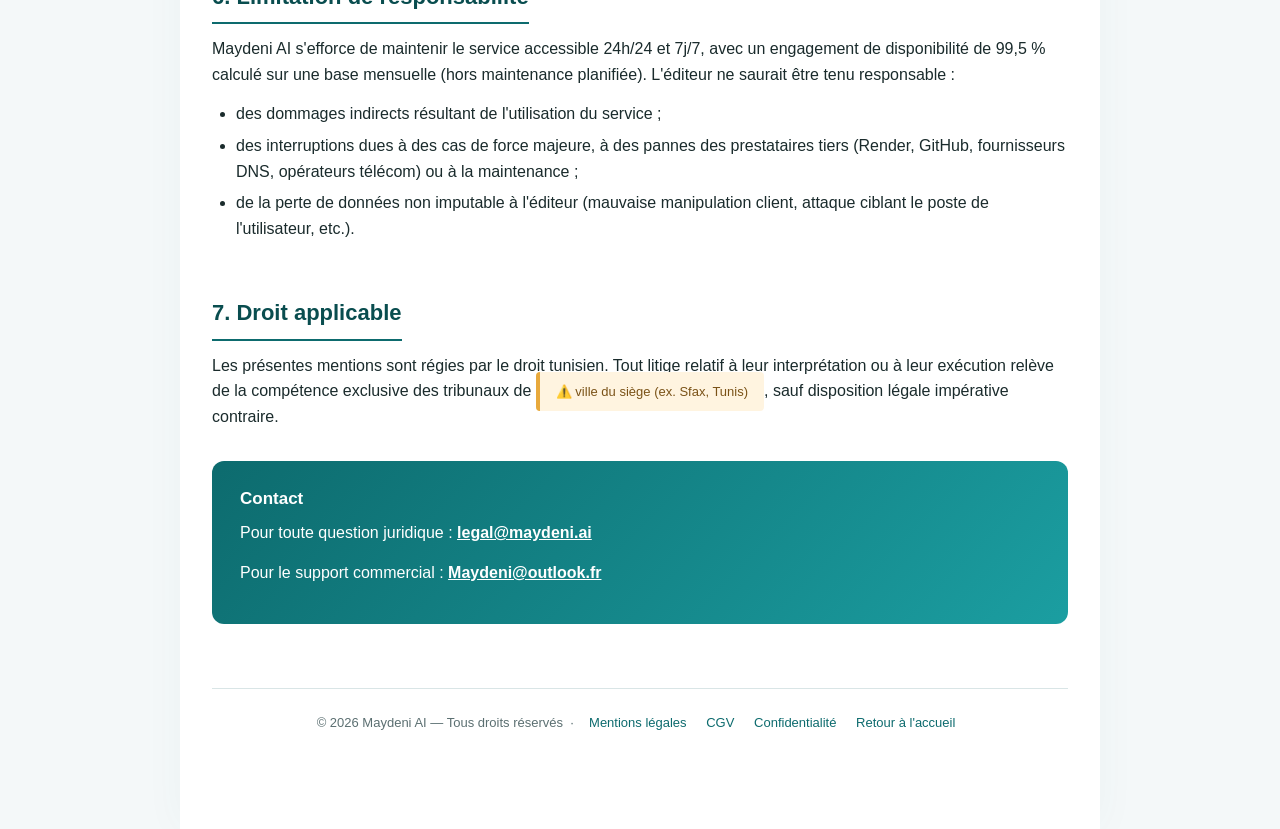
<file: legal/mentions-legales.html>
<!DOCTYPE html>
<html lang="fr">
<head>
<meta charset="UTF-8">
<meta name="viewport" content="width=device-width, initial-scale=1.0">
<title>Mentions légales — Maydeni AI</title>
<meta name="description" content="Mentions légales de Maydeni AI — informations éditeur, hébergeur, propriété intellectuelle.">
<link rel="icon" type="image/png" sizes="48x48" href="../img/logo-icon-48.png">
<link rel="stylesheet" href="_shared.css">
</head>
<body>
<nav class="topbar">
  <a href="../index.html" class="brand">MAYDENI</a>
  <div>
    <a href="./mentions-legales.html">Mentions</a>
    &nbsp;·&nbsp;
    <a href="./cgv.html">CGV</a>
    &nbsp;·&nbsp;
    <a href="./confidentialite.html">Confidentialité</a>
  </div>
</nav>

<main class="page">
  <h1>Mentions légales</h1>
  <p class="lead">Informations légales relatives à l'éditeur et à l'exploitation du service Maydeni AI.</p>

  <div class="meta">
    <strong>Dernière mise à jour :</strong> 20 avril 2026 &nbsp;·&nbsp;
    <strong>Version :</strong> 1.0
  </div>

  <h2>1. Éditeur du site</h2>
  <p>Le site <strong>Maydeni AI</strong> (<a href="https://maydeni-ai.github.io">https://maydeni-ai.github.io</a>) et la plateforme SaaS associée sont édités par :</p>
  <ul>
    <li><strong>Raison sociale :</strong> Dr. Slim Lamouchi — Maydeni AI</li>
    <li><strong>Forme juridique :</strong> Entreprise individuelle <span class="todo">⚠️ à adapter si société créée (SARL, SA, etc.)</span></li>
    <li><strong>Matricule fiscal :</strong> <span class="todo">⚠️ À compléter</span></li>
    <li><strong>Siège :</strong> <span class="todo">⚠️ Adresse postale à compléter</span>, Tunisie</li>
    <li><strong>Email :</strong> <a href="mailto:Maydeni@outlook.fr">Maydeni@outlook.fr</a></li>
    <li><strong>Téléphone :</strong> <span class="todo">⚠️ À compléter</span></li>
    <li><strong>Directeur de la publication :</strong> Dr. Slim Lamouchi</li>
  </ul>

  <h2>2. Hébergement</h2>
  <p>La plateforme Maydeni AI est hébergée par :</p>
  <ul>
    <li><strong>Frontend (site vitrine &amp; tableaux de bord)</strong> — GitHub Pages, GitHub Inc., 88 Colin P Kelly Jr St, San Francisco, CA 94107, États-Unis</li>
    <li><strong>Backend API &amp; base de données</strong> — Render Services Inc., San Francisco, Californie, États-Unis (<a href="https://render.com" target="_blank" rel="noopener">render.com</a>)</li>
  </ul>

  <h2>3. Propriété intellectuelle</h2>
  <p>L'ensemble des éléments composant la plateforme Maydeni AI — incluant mais non limité au code source, à l'interface graphique, aux textes, logos, vidéos, algorithmes, bases de données et marques — est la propriété exclusive du Dr. Slim Lamouchi, ou fait l'objet d'une licence d'utilisation.</p>
  <p>Toute reproduction, représentation, modification, publication, transmission ou dénaturation, totale ou partielle, par quelque procédé que ce soit, sans l'autorisation écrite préalable de l'éditeur, est strictement interdite et constituerait une contrefaçon sanctionnée par les dispositions du Code tunisien de la propriété intellectuelle et, le cas échéant, par les dispositions équivalentes du pays de résidence de l'utilisateur.</p>

  <h2>4. Marques</h2>
  <p><strong>Maydeni AI</strong> est une marque commerciale. Toute utilisation non autorisée est prohibée.</p>

  <h2>5. Liens hypertextes</h2>
  <p>Le site peut contenir des liens vers d'autres sites. L'éditeur n'exerce aucun contrôle sur ces sites et décline toute responsabilité quant à leur contenu.</p>

  <h2>6. Limitation de responsabilité</h2>
  <p>Maydeni AI s'efforce de maintenir le service accessible 24h/24 et 7j/7, avec un engagement de disponibilité de 99,5 % calculé sur une base mensuelle (hors maintenance planifiée). L'éditeur ne saurait être tenu responsable :</p>
  <ul>
    <li>des dommages indirects résultant de l'utilisation du service ;</li>
    <li>des interruptions dues à des cas de force majeure, à des pannes des prestataires tiers (Render, GitHub, fournisseurs DNS, opérateurs télécom) ou à la maintenance ;</li>
    <li>de la perte de données non imputable à l'éditeur (mauvaise manipulation client, attaque ciblant le poste de l'utilisateur, etc.).</li>
  </ul>

  <h2>7. Droit applicable</h2>
  <p>Les présentes mentions sont régies par le droit tunisien. Tout litige relatif à leur interprétation ou à leur exécution relève de la compétence exclusive des tribunaux de <span class="todo">⚠️ ville du siège (ex. Sfax, Tunis)</span>, sauf disposition légale impérative contraire.</p>

  <div class="contact-box">
    <h3>Contact</h3>
    <p>Pour toute question juridique : <a href="mailto:legal@maydeni.ai">legal@maydeni.ai</a></p>
    <p>Pour le support commercial : <a href="mailto:Maydeni@outlook.fr">Maydeni@outlook.fr</a></p>
  </div>

  <div class="footer-legal">
    © 2026 Maydeni AI — Tous droits réservés &nbsp;·&nbsp;
    <a href="./mentions-legales.html">Mentions légales</a>
    <a href="./cgv.html">CGV</a>
    <a href="./confidentialite.html">Confidentialité</a>
    <a href="../index.html">Retour à l'accueil</a>
  </div>
</main>
</body>
</html>
</file>
<file: legal/_shared.css>
/* ─────────────────────────────────────────────────────────────
   Maydeni AI — Pages légales & commerciales — style partagé
   ───────────────────────────────────────────────────────────── */
:root {
  --primary: #0D6B6E;
  --primary-light: #1B9EA1;
  --primary-dark: #094D4F;
  --accent: #4DC9D9;
  --ink: #1A2B2C;
  --muted: #5B6F71;
  --surface: #FFFFFF;
  --bg: #F4F8F9;
  --border: #D9E5E6;
}
* { box-sizing: border-box; }
html, body { margin: 0; padding: 0; }
body {
  font-family: -apple-system, BlinkMacSystemFont, "Segoe UI", Roboto, "Helvetica Neue", Arial, sans-serif;
  color: var(--ink);
  background: var(--bg);
  line-height: 1.6;
  -webkit-font-smoothing: antialiased;
}
.page {
  max-width: 920px;
  margin: 0 auto;
  padding: 48px 32px 96px;
  background: var(--surface);
  min-height: 100vh;
  box-shadow: 0 0 40px rgba(13,107,110,0.04);
}
.topbar {
  display: flex;
  justify-content: space-between;
  align-items: center;
  padding: 20px 32px;
  background: linear-gradient(90deg, var(--primary-dark), var(--primary));
  color: #fff;
  position: sticky;
  top: 0;
  z-index: 10;
}
.topbar a { color: #fff; text-decoration: none; font-weight: 600; font-size: 14px; }
.topbar a:hover { text-decoration: underline; }
.brand { font-weight: 900; letter-spacing: 2px; font-size: 18px; }
h1 {
  font-size: 34px;
  color: var(--primary-dark);
  margin: 0 0 8px;
  font-weight: 800;
  letter-spacing: -0.5px;
}
h1 + .lead { color: var(--muted); font-size: 16px; margin-bottom: 40px; }
h2 {
  color: var(--primary-dark);
  font-size: 22px;
  margin: 40px 0 12px;
  padding-bottom: 8px;
  border-bottom: 2px solid var(--primary);
  display: inline-block;
}
h3 { color: var(--primary); font-size: 17px; margin: 24px 0 8px; }
p { margin: 0 0 14px; }
ul, ol { padding-left: 24px; margin: 0 0 14px; }
li { margin-bottom: 6px; }
.meta {
  background: var(--bg);
  border-left: 4px solid var(--primary);
  padding: 16px 20px;
  margin: 20px 0 40px;
  font-size: 14px;
  color: var(--muted);
  border-radius: 4px;
}
.meta strong { color: var(--ink); }
.contact-box {
  background: linear-gradient(135deg, var(--primary), var(--primary-light));
  color: #fff;
  padding: 24px 28px;
  border-radius: 12px;
  margin: 32px 0;
}
.contact-box h3 { color: #fff; margin-top: 0; }
.contact-box a { color: #fff; font-weight: 600; }
.todo {
  background: #FFF4E0;
  border-left: 4px solid #E8A93C;
  padding: 12px 16px;
  margin: 8px 0;
  font-size: 13px;
  color: #7A5217;
  border-radius: 4px;
}
.footer-legal {
  margin-top: 64px;
  padding-top: 24px;
  border-top: 1px solid var(--border);
  font-size: 13px;
  color: var(--muted);
  text-align: center;
}
.footer-legal a { color: var(--primary); text-decoration: none; margin: 0 8px; }
.footer-legal a:hover { text-decoration: underline; }
table { width: 100%; border-collapse: collapse; margin: 16px 0 24px; }
th, td { padding: 10px 14px; text-align: left; border-bottom: 1px solid var(--border); }
th { background: var(--bg); color: var(--primary-dark); font-weight: 700; }
code { background: var(--bg); padding: 2px 6px; border-radius: 3px; font-family: "SF Mono", Monaco, monospace; font-size: 13px; }

@media print {
  .topbar { display: none; }
  body { background: #fff; }
  .page { box-shadow: none; max-width: 100%; padding: 20mm; }
  h2 { break-after: avoid; }
}
@media (max-width: 640px) {
  .page { padding: 24px 18px 64px; }
  h1 { font-size: 26px; }
  h2 { font-size: 19px; }
}
</file>
